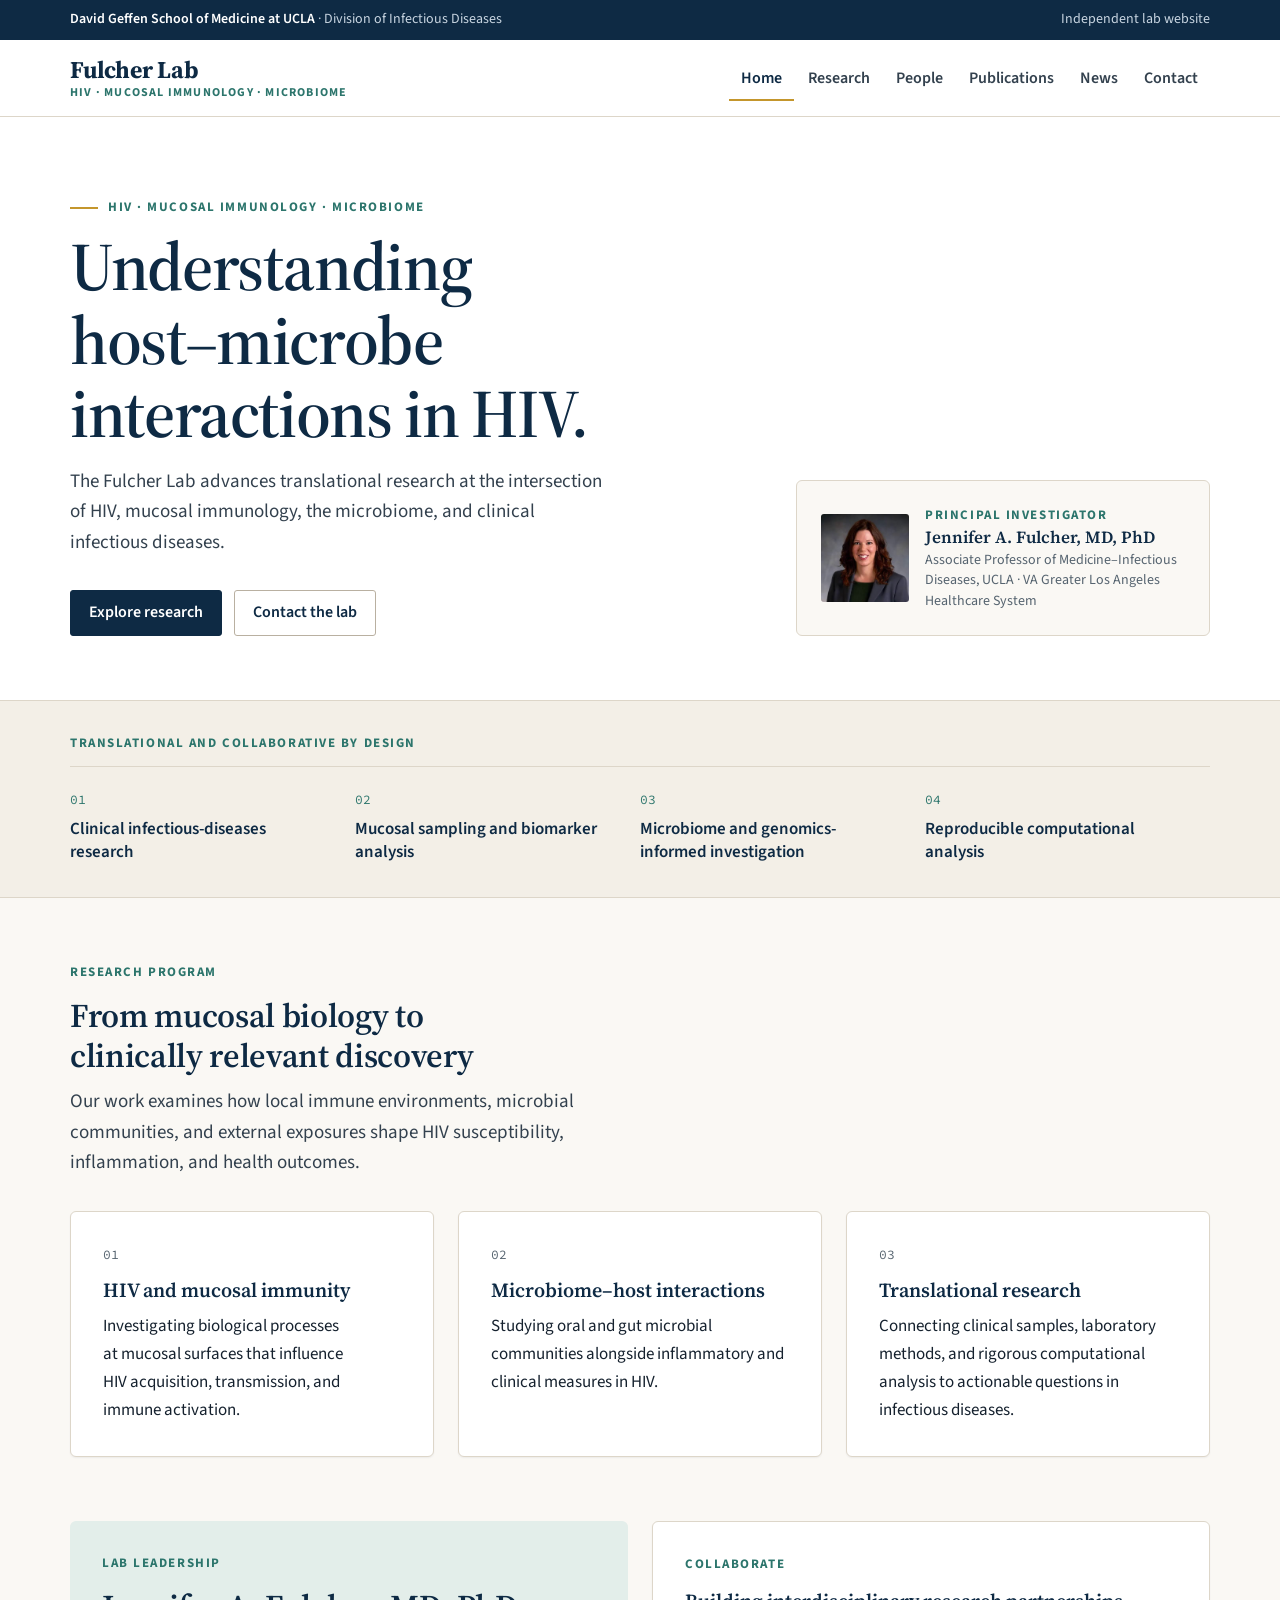
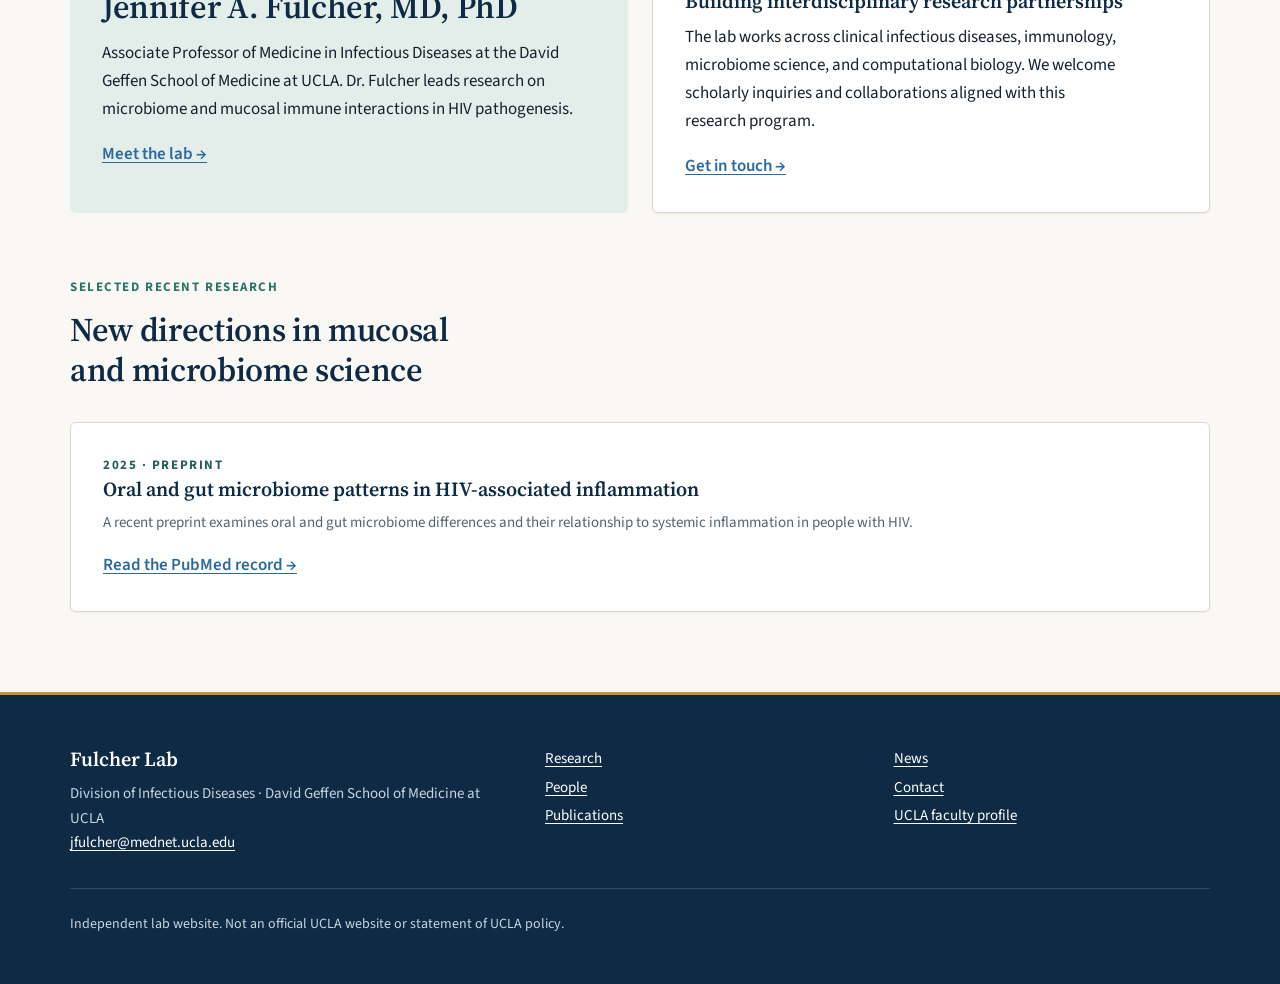
<file: index.html>
<!doctype html>
<html lang="en">
<head>
<meta charset="utf-8">
<meta name="viewport" content="width=device-width,initial-scale=1">
<title>Fulcher Lab | HIV, mucosal immunology & microbiome research</title>
<meta name="description" content="The Fulcher Lab studies HIV, mucosal immunology, microbiome–host interactions, and translational infectious diseases research at UCLA.">
<link rel="preconnect" href="https://fonts.googleapis.com"><link rel="preconnect" href="https://fonts.gstatic.com" crossorigin>
<link rel="stylesheet" href="style.css">
</head>
<body>
<a class="skip" href="#main">Skip to main content</a>
<div class="top"><div class="wrap"><span><strong>David Geffen School of Medicine at UCLA</strong> · Division of Infectious Diseases</span><span>Independent lab website</span></div></div>
<nav class="nav" aria-label="Main navigation"><div class="wrap"><a class="brand" href="index.html">Fulcher Lab<span>HIV · Mucosal immunology · Microbiome</span></a><ul class="links"><li><a aria-current="page" href="index.html">Home</a></li><li><a href="research.html">Research</a></li><li><a href="people.html">People</a></li><li><a href="publications.html">Publications</a></li><li><a href="news.html">News</a></li><li><a href="contact.html">Contact</a></li></ul></div></nav>

<header class="hero"><div class="wrap hero-grid"><div><p class="kicker">HIV · Mucosal Immunology · Microbiome</p><h1>Understanding host–microbe interactions in HIV.</h1><p class="intro">The Fulcher Lab advances translational research at the intersection of HIV, mucosal immunology, the microbiome, and clinical infectious diseases.</p><div class="buttons"><a class="button" href="research.html">Explore research</a><a class="button secondary" href="contact.html">Contact the lab</a></div></div><aside class="director" aria-label="Lab director"><figure class="portrait"><img src="assets/jennifer-fulcher.jpg" width="176" height="176" alt="Jennifer A. Fulcher, MD, PhD"></figure><div><p class="label">Principal Investigator</p><p class="name">Jennifer A. Fulcher, MD, PhD</p><p class="meta">Associate Professor of Medicine–Infectious Diseases, UCLA · VA Greater Los Angeles Healthcare System</p></div></aside></div></header>
<div class="band"><div class="wrap"><p class="label">Translational and collaborative by design</p><ol class="steps"><li>Clinical infectious-diseases research</li><li>Mucosal sampling and biomarker analysis</li><li>Microbiome and genomics-informed investigation</li><li>Reproducible computational analysis</li></ol></div></div>
<main id="main" class="wrap">
<section><div class="section-head"><p class="label">Research program</p><h2>From mucosal biology to clinically relevant discovery</h2><p class="lede">Our work examines how local immune environments, microbial communities, and external exposures shape HIV susceptibility, inflammation, and health outcomes.</p></div><div class="grid"><article class="card"><span class="theme-num">01</span><h3>HIV and mucosal immunity</h3><p>Investigating biological processes at mucosal surfaces that influence HIV acquisition, transmission, and immune activation.</p></article><article class="card"><span class="theme-num">02</span><h3>Microbiome–host interactions</h3><p>Studying oral and gut microbial communities alongside inflammatory and clinical measures in HIV.</p></article><article class="card"><span class="theme-num">03</span><h3>Translational research</h3><p>Connecting clinical samples, laboratory methods, and rigorous computational analysis to actionable questions in infectious diseases.</p></article></div></section>
<section class="two"><div class="feature"><p class="label">Lab leadership</p><h2>Jennifer A. Fulcher, MD, PhD</h2><p>Associate Professor of Medicine in Infectious Diseases at the David Geffen School of Medicine at UCLA. Dr. Fulcher leads research on microbiome and mucosal immune interactions in HIV pathogenesis.</p><p><a class="more" href="people.html">Meet the lab →</a></p></div><div class="card"><p class="label">Collaborate</p><h3>Building interdisciplinary research partnerships</h3><p>The lab works across clinical infectious diseases, immunology, microbiome science, and computational biology. We welcome scholarly inquiries and collaborations aligned with this research program.</p><p><a class="more" href="contact.html">Get in touch →</a></p></div></section>
<section><div class="section-head"><p class="label">Selected recent research</p><h2>New directions in mucosal and microbiome science</h2></div><article class="card"><span class="news-date"><strong>2025 · Preprint</strong></span><h3>Oral and gut microbiome patterns in HIV-associated inflammation</h3><p class="meta">A recent preprint examines oral and gut microbiome differences and their relationship to systemic inflammation in people with HIV.</p><p><a class="more" href="https://pubmed.ncbi.nlm.nih.gov/40463026/" target="_blank" rel="noopener noreferrer">Read the PubMed record →</a></p></article></section>
</main>

<footer><div class="wrap"><div><strong>Fulcher Lab</strong>Division of Infectious Diseases · David Geffen School of Medicine at UCLA<br><a href="mailto:jfulcher@mednet.ucla.edu">jfulcher@mednet.ucla.edu</a></div><div><ul><li><a href="research.html">Research</a></li><li><a href="people.html">People</a></li><li><a href="publications.html">Publications</a></li></ul></div><div><ul><li><a href="news.html">News</a></li><li><a href="contact.html">Contact</a></li><li><a href="https://www.mbi.ucla.edu/archives/faculty/jennifer-fulcher" target="_blank" rel="noopener noreferrer">UCLA faculty profile</a></li></ul></div><p class="fine">Independent lab website. Not an official UCLA website or statement of UCLA policy.</p></div></footer>
</body>
</html>
</file>
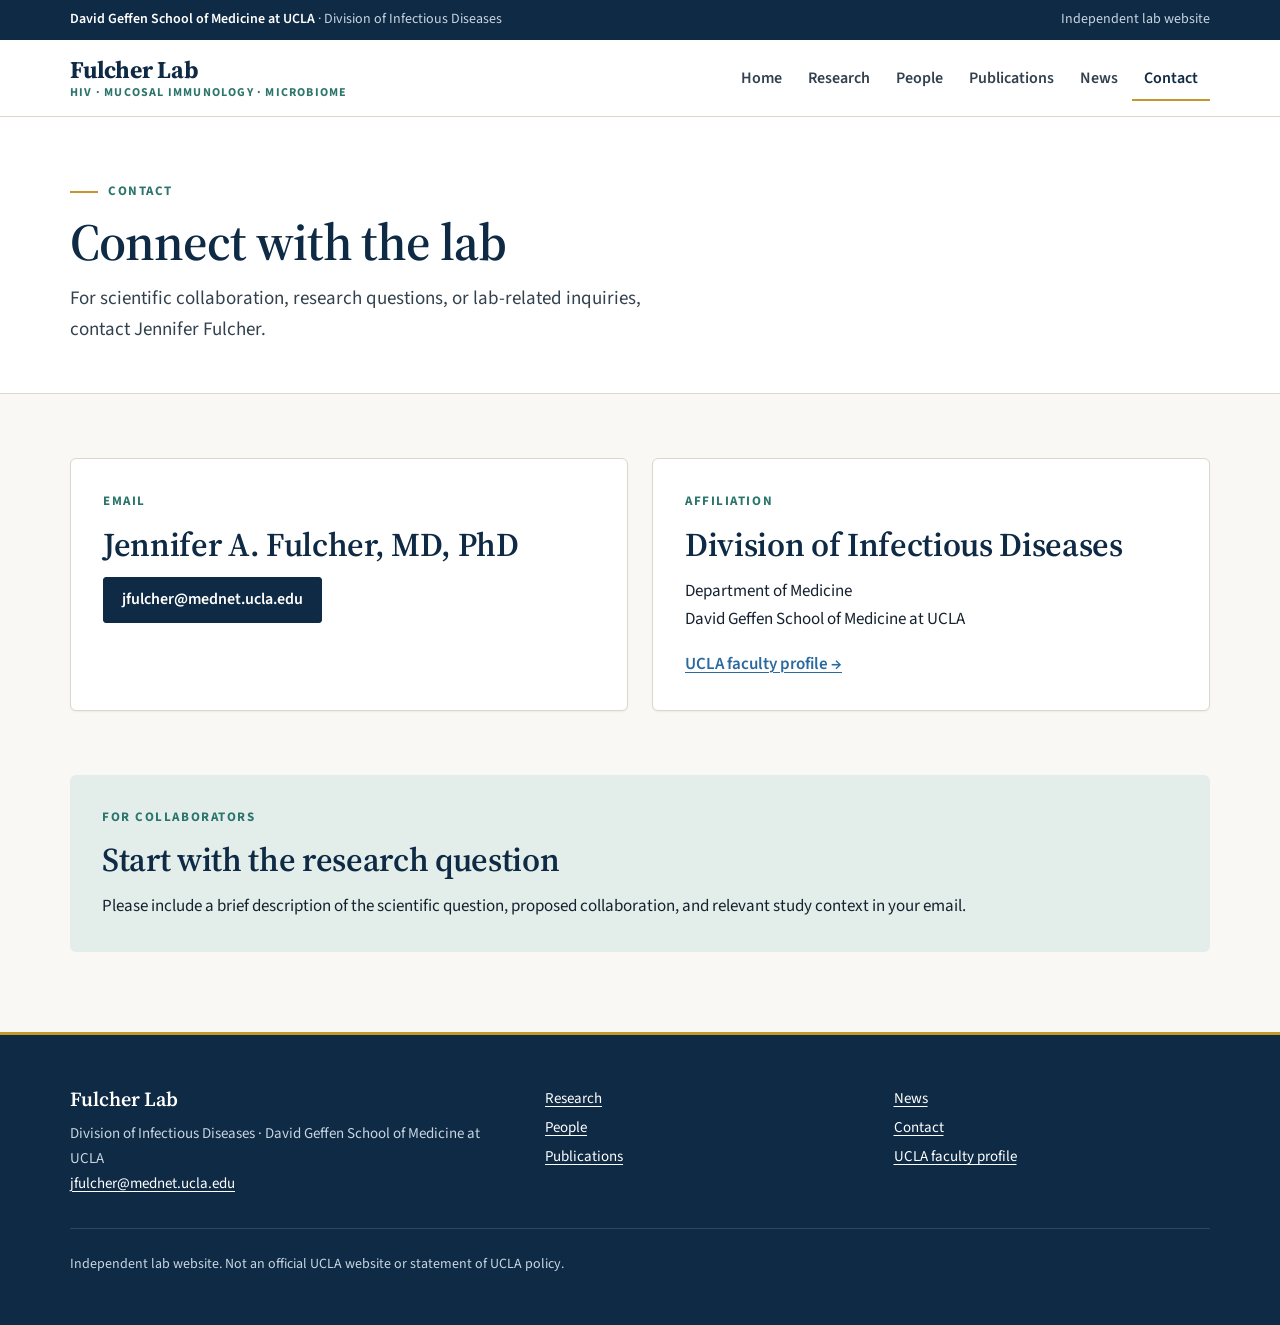
<file: contact.html>
<!doctype html>
<html lang="en">
<head>
<meta charset="utf-8">
<meta name="viewport" content="width=device-width,initial-scale=1">
<title>Contact | Fulcher Lab</title>
<meta name="description" content="Contact the Fulcher Lab at UCLA.">
<link rel="preconnect" href="https://fonts.googleapis.com"><link rel="preconnect" href="https://fonts.gstatic.com" crossorigin>
<link rel="stylesheet" href="style.css">
</head>
<body>
<a class="skip" href="#main">Skip to main content</a>
<div class="top"><div class="wrap"><span><strong>David Geffen School of Medicine at UCLA</strong> · Division of Infectious Diseases</span><span>Independent lab website</span></div></div>
<nav class="nav" aria-label="Main navigation"><div class="wrap"><a class="brand" href="index.html">Fulcher Lab<span>HIV · Mucosal immunology · Microbiome</span></a><ul class="links"><li><a href="index.html">Home</a></li><li><a href="research.html">Research</a></li><li><a href="people.html">People</a></li><li><a href="publications.html">Publications</a></li><li><a href="news.html">News</a></li><li><a aria-current="page" href="contact.html">Contact</a></li></ul></div></nav>
<header class="page-head"><div class="wrap"><p class="kicker">Contact</p><h1>Connect with the lab</h1><p>For scientific collaboration, research questions, or lab-related inquiries, contact Jennifer Fulcher.</p></div></header>
<main id="main" class="wrap"><section class="two"><div class="card"><p class="label">Email</p><h2>Jennifer A. Fulcher, MD, PhD</h2><p><a class="button" href="mailto:jfulcher@mednet.ucla.edu">jfulcher@mednet.ucla.edu</a></p></div>
<div class="card"><p class="label">Affiliation</p><h2>Division of Infectious Diseases</h2><p>Department of Medicine<br>David Geffen School of Medicine at UCLA</p><p><a class="more" href="https://www.mbi.ucla.edu/archives/faculty/jennifer-fulcher" target="_blank" rel="noopener noreferrer">UCLA faculty profile →</a></p></div></section>
<section class="feature"><p class="label">For collaborators</p><h2>Start with the research question</h2><p>Please include a brief description of the scientific question, proposed collaboration, and relevant study context in your email.</p></section></main>
<footer><div class="wrap"><div><strong>Fulcher Lab</strong>Division of Infectious Diseases · David Geffen School of Medicine at UCLA<br><a href="mailto:jfulcher@mednet.ucla.edu">jfulcher@mednet.ucla.edu</a></div><div><ul><li><a href="research.html">Research</a></li><li><a href="people.html">People</a></li><li><a href="publications.html">Publications</a></li></ul></div><div><ul><li><a href="news.html">News</a></li><li><a href="contact.html">Contact</a></li><li><a href="https://www.mbi.ucla.edu/archives/faculty/jennifer-fulcher" target="_blank" rel="noopener noreferrer">UCLA faculty profile</a></li></ul></div><p class="fine">Independent lab website. Not an official UCLA website or statement of UCLA policy.</p></div></footer>
</body>
</html>
</file>
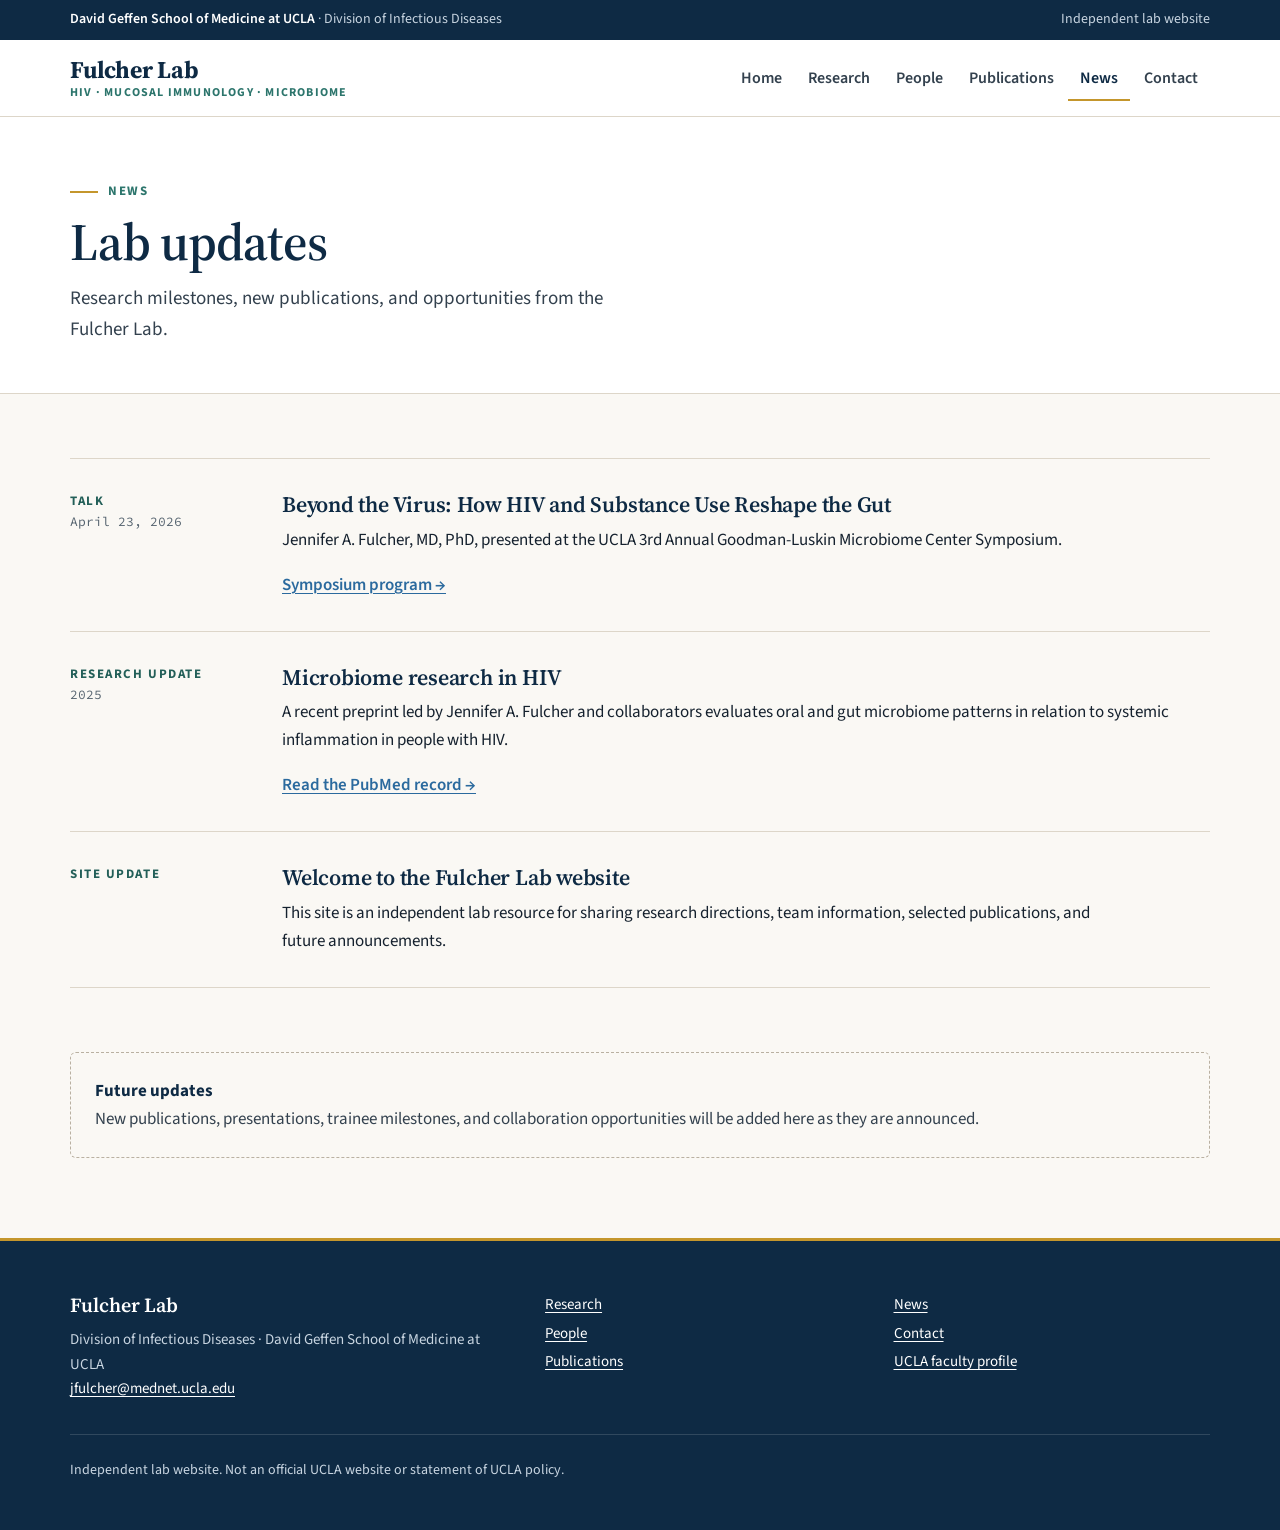
<file: news.html>
<!doctype html>
<html lang="en">
<head>
<meta charset="utf-8">
<meta name="viewport" content="width=device-width,initial-scale=1">
<title>News | Fulcher Lab</title>
<meta name="description" content="News and updates from the Fulcher Lab at UCLA.">
<link rel="preconnect" href="https://fonts.googleapis.com"><link rel="preconnect" href="https://fonts.gstatic.com" crossorigin>
<link rel="stylesheet" href="style.css">
</head>
<body>
<a class="skip" href="#main">Skip to main content</a>
<div class="top"><div class="wrap"><span><strong>David Geffen School of Medicine at UCLA</strong> · Division of Infectious Diseases</span><span>Independent lab website</span></div></div>
<nav class="nav" aria-label="Main navigation"><div class="wrap"><a class="brand" href="index.html">Fulcher Lab<span>HIV · Mucosal immunology · Microbiome</span></a><ul class="links"><li><a href="index.html">Home</a></li><li><a href="research.html">Research</a></li><li><a href="people.html">People</a></li><li><a href="publications.html">Publications</a></li><li><a aria-current="page" href="news.html">News</a></li><li><a href="contact.html">Contact</a></li></ul></div></nav>
<header class="page-head"><div class="wrap"><p class="kicker">News</p><h1>Lab updates</h1><p>Research milestones, new publications, and opportunities from the Fulcher Lab.</p></div></header>
<main id="main" class="wrap"><section><ul class="news-list">
<!-- To add an update: copy one <li class="news-item"> block, place it at the top, and edit the date, tag, heading, text, and link. -->
<li class="news-item"><span class="news-date"><strong>Talk</strong>April 23, 2026</span><div><h2>Beyond the Virus: How HIV and Substance Use Reshape the Gut</h2><p>Jennifer A. Fulcher, MD, PhD, presented at the UCLA 3rd Annual Goodman-Luskin Microbiome Center Symposium.</p><p><a class="more" href="https://bioscience.ucla.edu/pec-events/ucla-3rd-annual-goodman-luskin-microbiome-center-symposium/" target="_blank" rel="noopener noreferrer">Symposium program →</a></p></div></li>
<li class="news-item"><span class="news-date"><strong>Research update</strong>2025</span><div><h2>Microbiome research in HIV</h2><p>A recent preprint led by Jennifer A. Fulcher and collaborators evaluates oral and gut microbiome patterns in relation to systemic inflammation in people with HIV.</p><p><a class="more" href="https://pubmed.ncbi.nlm.nih.gov/40463026/" target="_blank" rel="noopener noreferrer">Read the PubMed record →</a></p></div></li>
<li class="news-item"><span class="news-date"><strong>Site update</strong></span><div><h2>Welcome to the Fulcher Lab website</h2><p>This site is an independent lab resource for sharing research directions, team information, selected publications, and future announcements.</p></div></li>
</ul></section>
<section class="empty"><strong>Future updates</strong><br>New publications, presentations, trainee milestones, and collaboration opportunities will be added here as they are announced.</section></main>
<footer><div class="wrap"><div><strong>Fulcher Lab</strong>Division of Infectious Diseases · David Geffen School of Medicine at UCLA<br><a href="mailto:jfulcher@mednet.ucla.edu">jfulcher@mednet.ucla.edu</a></div><div><ul><li><a href="research.html">Research</a></li><li><a href="people.html">People</a></li><li><a href="publications.html">Publications</a></li></ul></div><div><ul><li><a href="news.html">News</a></li><li><a href="contact.html">Contact</a></li><li><a href="https://www.mbi.ucla.edu/archives/faculty/jennifer-fulcher" target="_blank" rel="noopener noreferrer">UCLA faculty profile</a></li></ul></div><p class="fine">Independent lab website. Not an official UCLA website or statement of UCLA policy.</p></div></footer>
</body>
</html>
</file>
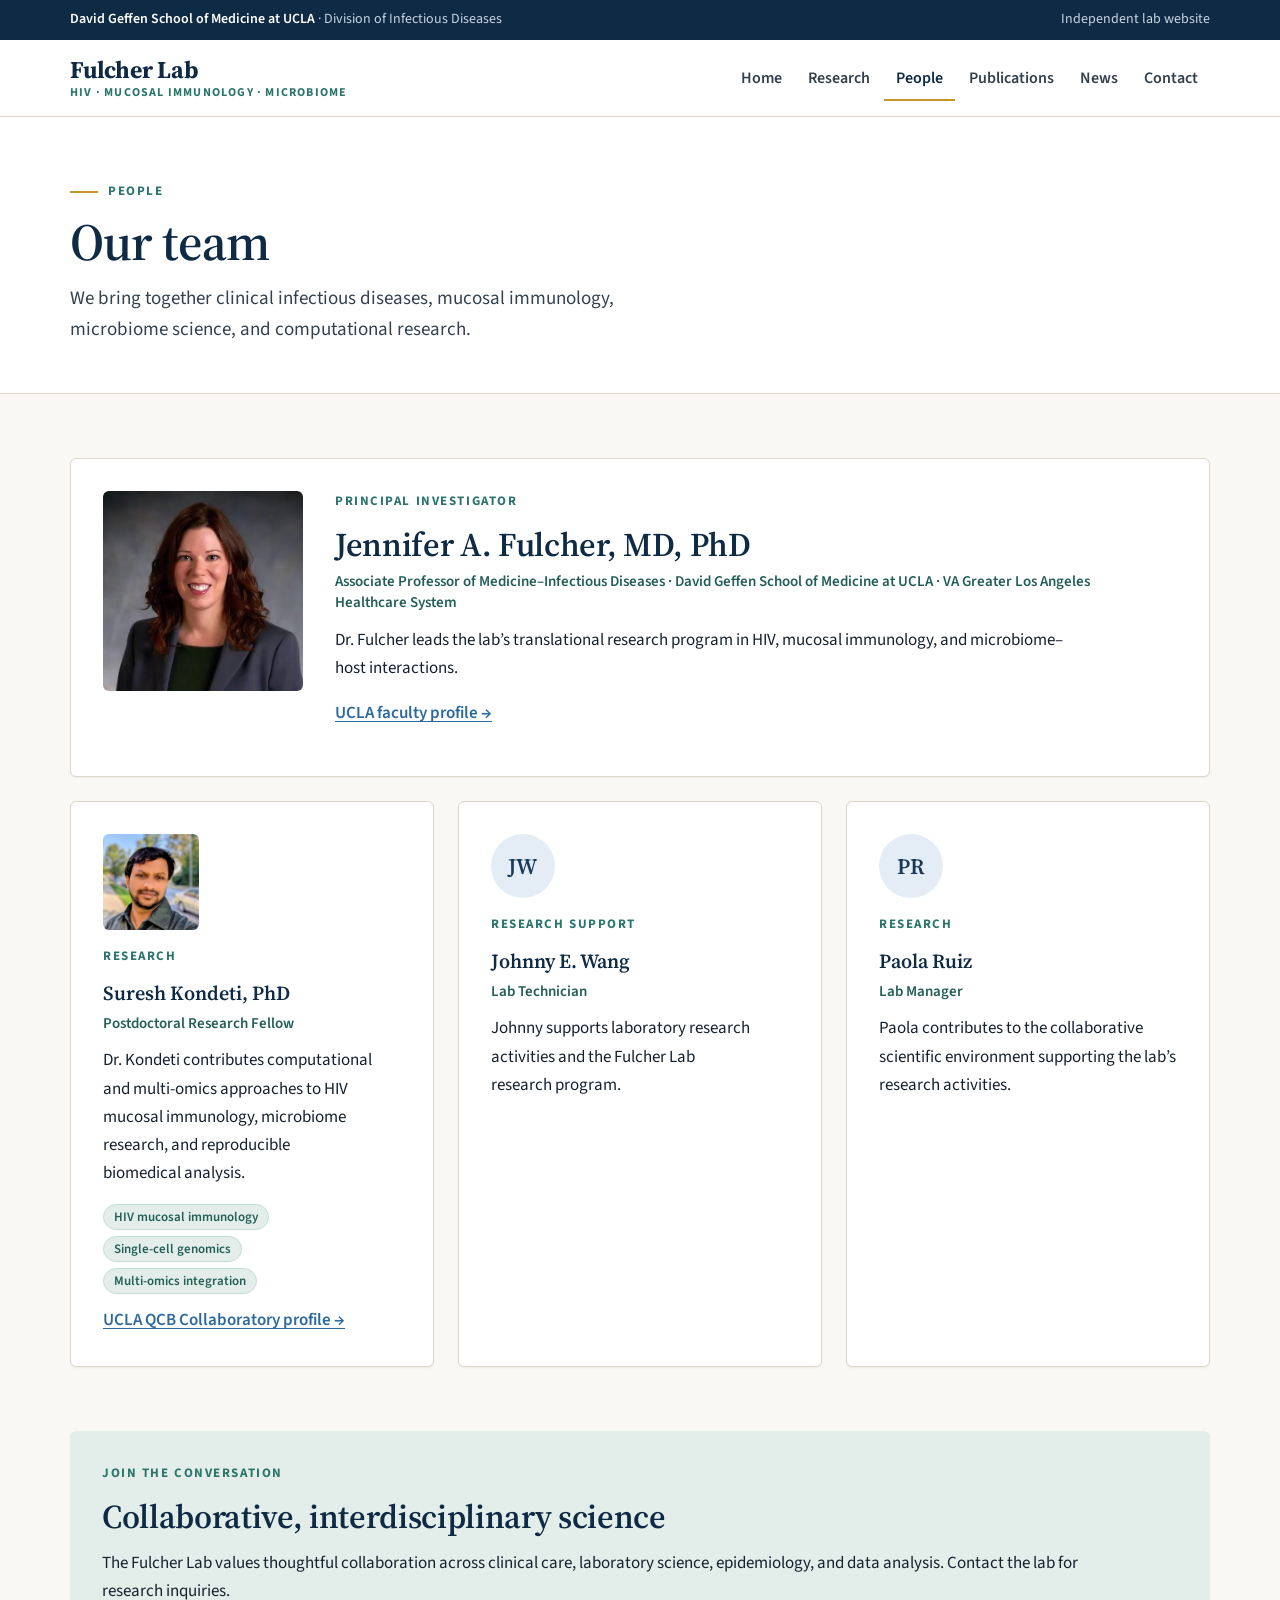
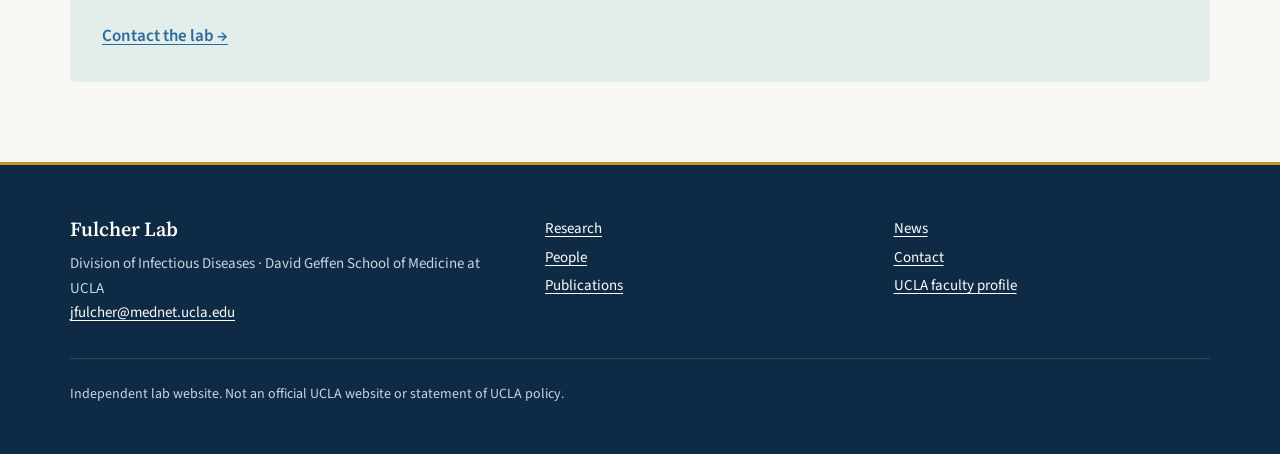
<file: people.html>
<!doctype html>
<html lang="en">
<head>
<meta charset="utf-8">
<meta name="viewport" content="width=device-width,initial-scale=1">
<title>People | Fulcher Lab</title>
<meta name="description" content="Meet the Fulcher Lab team at UCLA.">
<link rel="preconnect" href="https://fonts.googleapis.com"><link rel="preconnect" href="https://fonts.gstatic.com" crossorigin>
<link rel="stylesheet" href="style.css">
</head>
<body>
<a class="skip" href="#main">Skip to main content</a>
<div class="top"><div class="wrap"><span><strong>David Geffen School of Medicine at UCLA</strong> · Division of Infectious Diseases</span><span>Independent lab website</span></div></div>
<nav class="nav" aria-label="Main navigation"><div class="wrap"><a class="brand" href="index.html">Fulcher Lab<span>HIV · Mucosal immunology · Microbiome</span></a><ul class="links"><li><a href="index.html">Home</a></li><li><a href="research.html">Research</a></li><li><a aria-current="page" href="people.html">People</a></li><li><a href="publications.html">Publications</a></li><li><a href="news.html">News</a></li><li><a href="contact.html">Contact</a></li></ul></div></nav>
<header class="page-head"><div class="wrap"><p class="kicker">People</p><h1>Our team</h1><p>We bring together clinical infectious diseases, mucosal immunology, microbiome science, and computational research.</p></div></header>
<main id="main" class="wrap"><section class="people">
<article class="card person lead"><figure class="portrait"><img src="assets/jennifer-fulcher.jpg" width="400" height="400" alt="Jennifer A. Fulcher, MD, PhD"></figure><div><p class="label">Principal Investigator</p><h2>Jennifer A. Fulcher, MD, PhD</h2><p class="role">Associate Professor of Medicine–Infectious Diseases · David Geffen School of Medicine at UCLA · VA Greater Los Angeles Healthcare System</p><p>Dr. Fulcher leads the lab’s translational research program in HIV, mucosal immunology, and microbiome–host interactions.</p><p><a class="more" href="https://www.mbi.ucla.edu/archives/faculty/jennifer-fulcher" target="_blank" rel="noopener noreferrer">UCLA faculty profile →</a></p></div></article>
<article class="card person"><figure class="portrait" style="width:96px;margin-bottom:16px"><img src="assets/suresh-kondeti.jpg" width="192" height="192" alt="Suresh Kondeti, PhD"></figure><p class="label">Research</p><h3>Suresh Kondeti, PhD</h3><p class="role">Postdoctoral Research Fellow</p><p>Dr. Kondeti contributes computational and multi-omics approaches to HIV mucosal immunology, microbiome research, and reproducible biomedical analysis.</p><ul class="tags" aria-label="Research areas"><li class="tag">HIV mucosal immunology</li><li class="tag">Single-cell genomics</li><li class="tag">Multi-omics integration</li></ul><p><a class="more" href="https://qcb.ucla.edu/collaboratory/people/" target="_blank" rel="noopener noreferrer">UCLA QCB Collaboratory profile →</a></p></article>
<article class="card person"><div class="avatar" aria-hidden="true">JW</div><p class="label">Research support</p><h3>Johnny E. Wang</h3><p class="role">Lab Technician</p><p>Johnny supports laboratory research activities and the Fulcher Lab research program.</p></article>
<article class="card person"><div class="avatar" aria-hidden="true">PR</div><!-- To add an approved portrait, replace this div with <figure class="portrait" style="width:96px;margin-bottom:16px"><img src="assets/paola-ruiz.jpg" width="192" height="192" alt="Paola Ruiz"></figure>. --><p class="label">Research</p><h3>Paola Ruiz</h3><p class="role">Lab Manager</p><p>Paola contributes to the collaborative scientific environment supporting the lab’s research activities.</p></article>
</section>
<section class="feature"><p class="label">Join the conversation</p><h2>Collaborative, interdisciplinary science</h2><p>The Fulcher Lab values thoughtful collaboration across clinical care, laboratory science, epidemiology, and data analysis. Contact the lab for research inquiries.</p><p><a class="more" href="contact.html">Contact the lab →</a></p></section></main>
<footer><div class="wrap"><div><strong>Fulcher Lab</strong>Division of Infectious Diseases · David Geffen School of Medicine at UCLA<br><a href="mailto:jfulcher@mednet.ucla.edu">jfulcher@mednet.ucla.edu</a></div><div><ul><li><a href="research.html">Research</a></li><li><a href="people.html">People</a></li><li><a href="publications.html">Publications</a></li></ul></div><div><ul><li><a href="news.html">News</a></li><li><a href="contact.html">Contact</a></li><li><a href="https://www.mbi.ucla.edu/archives/faculty/jennifer-fulcher" target="_blank" rel="noopener noreferrer">UCLA faculty profile</a></li></ul></div><p class="fine">Independent lab website. Not an official UCLA website or statement of UCLA policy.</p></div></footer>
</body>
</html>
</file>
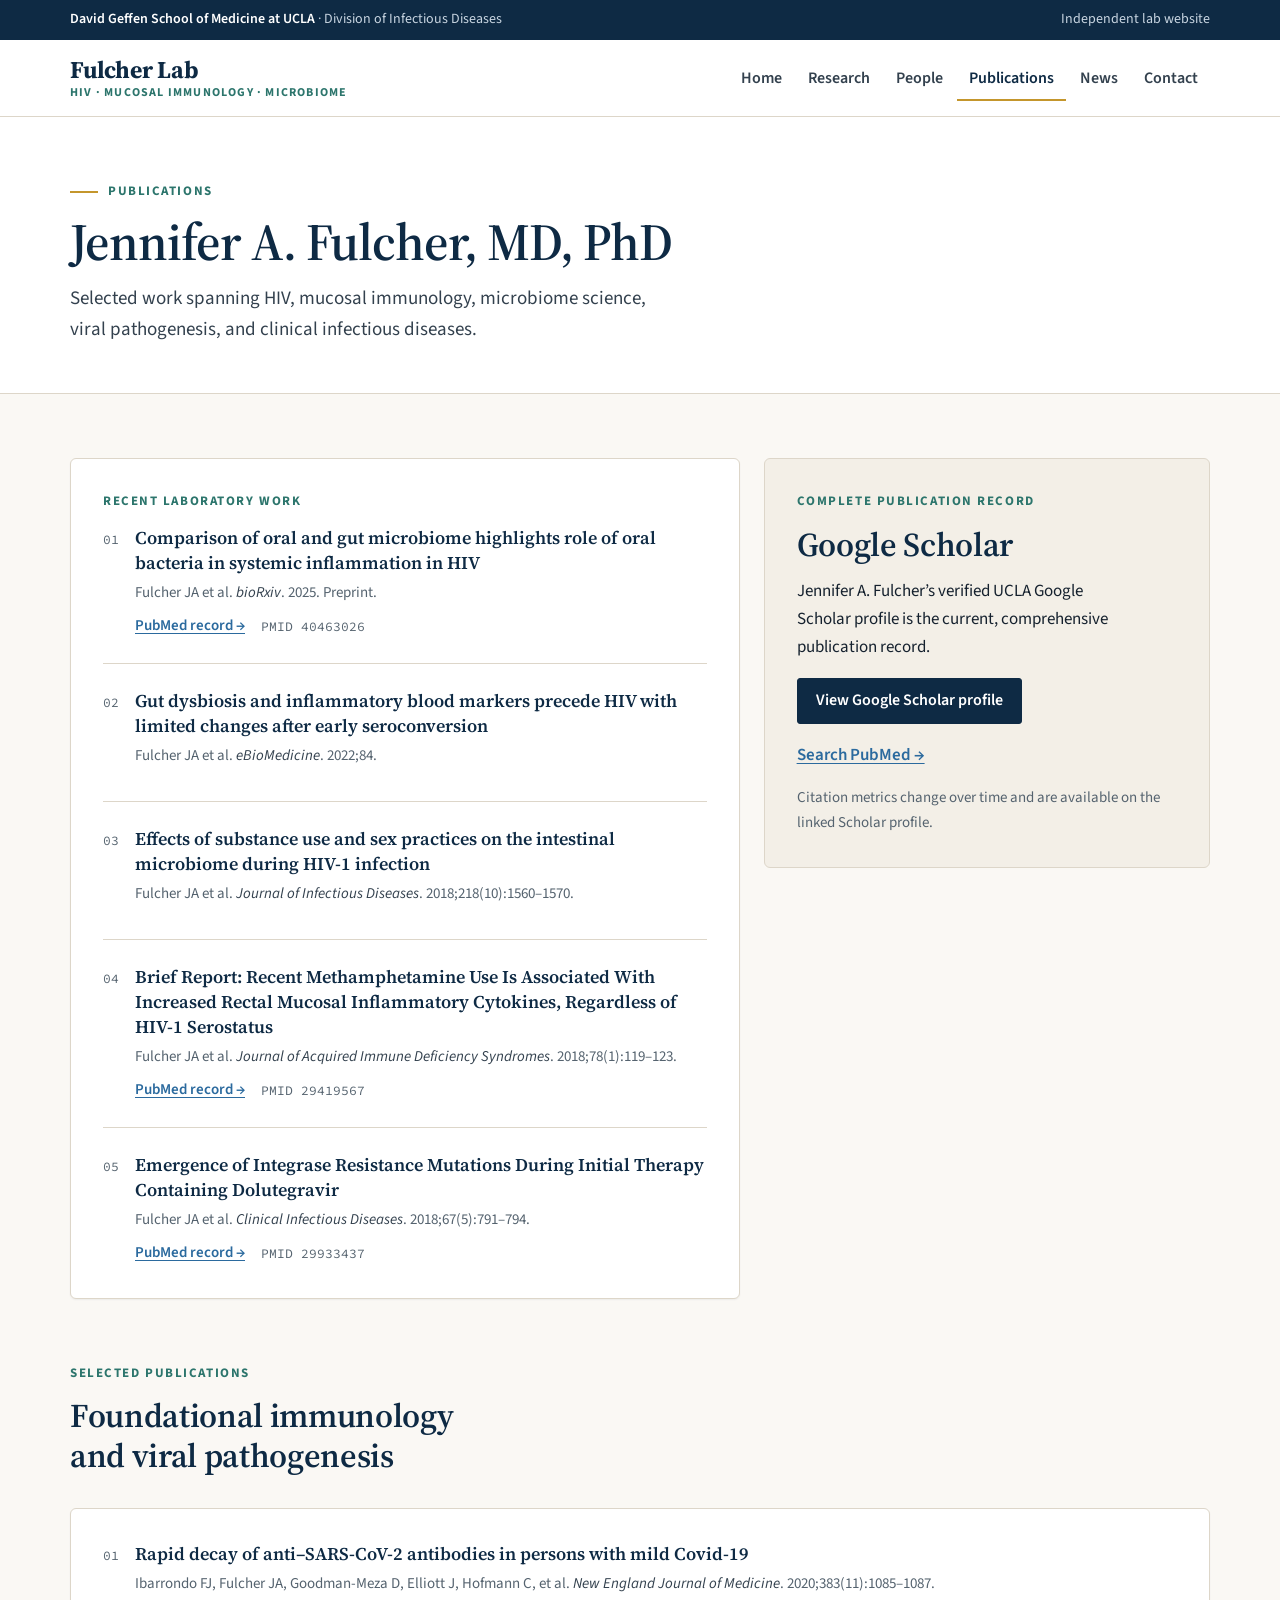
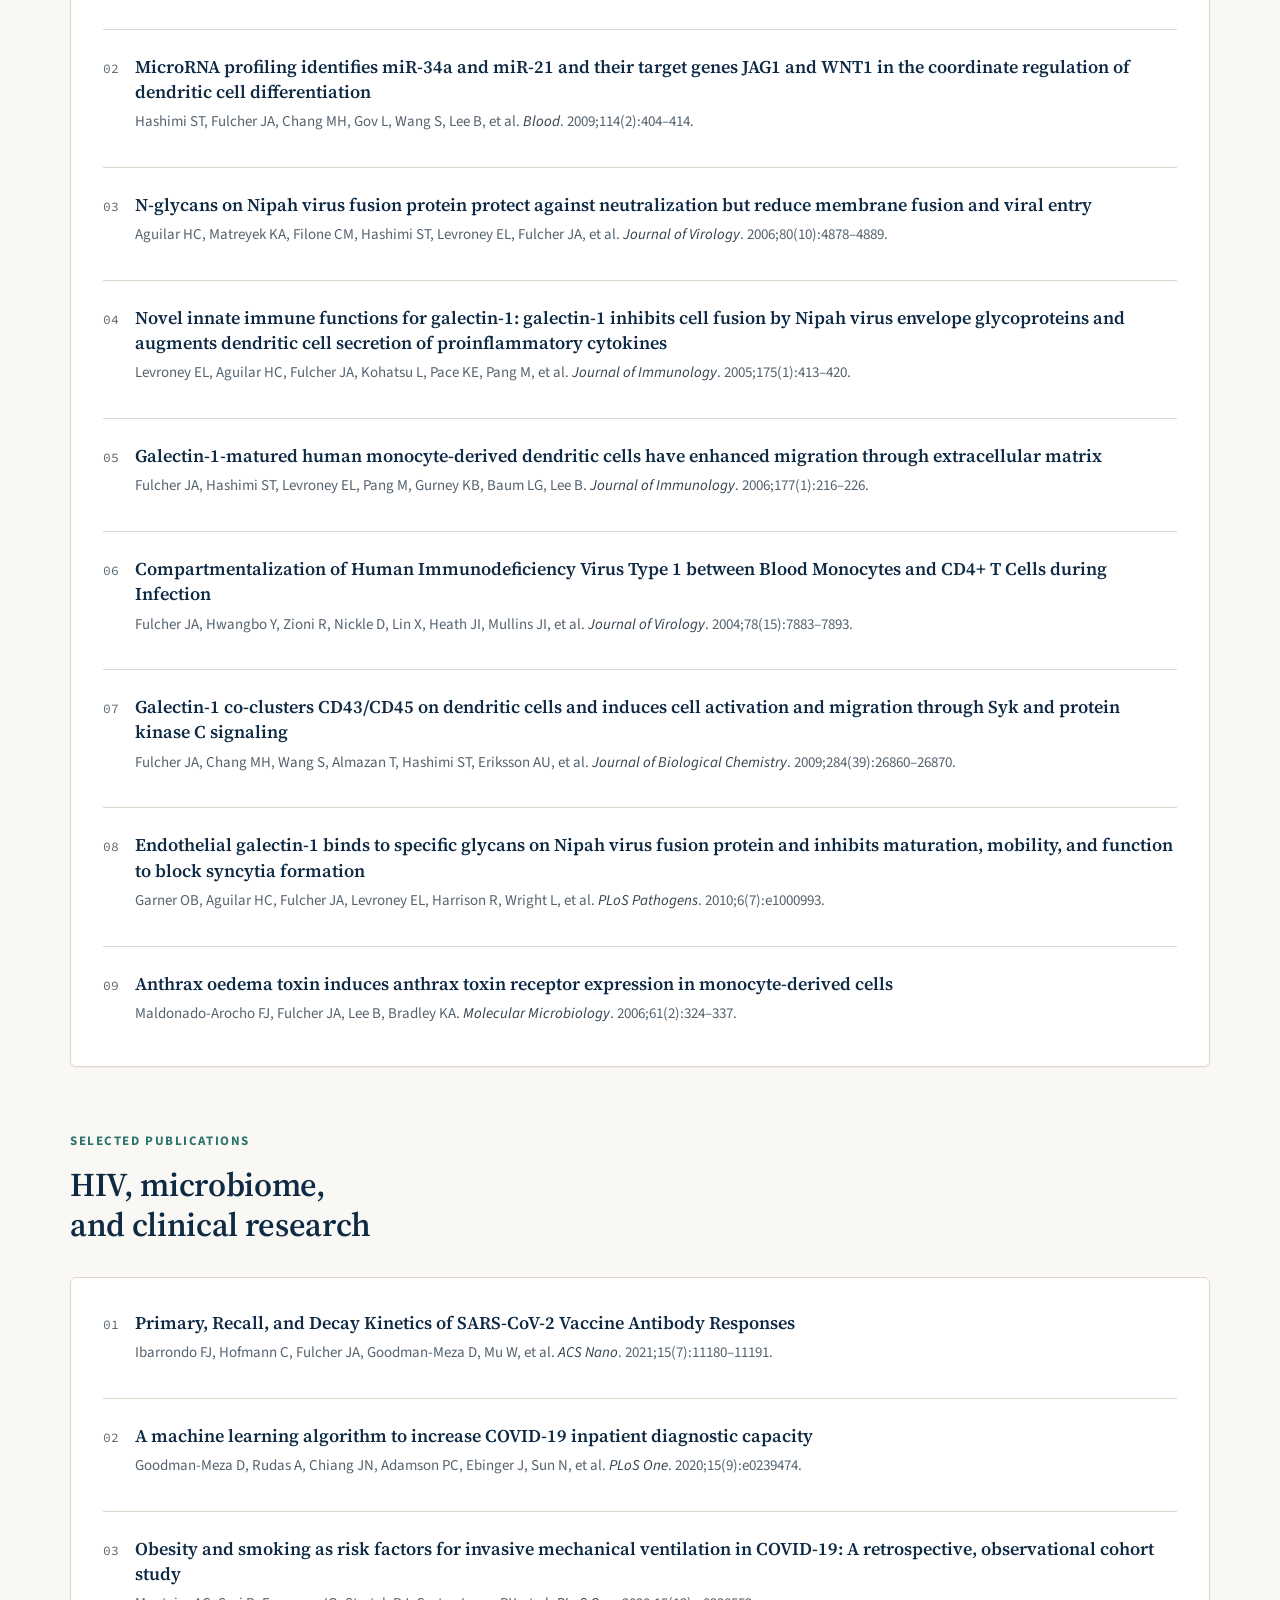
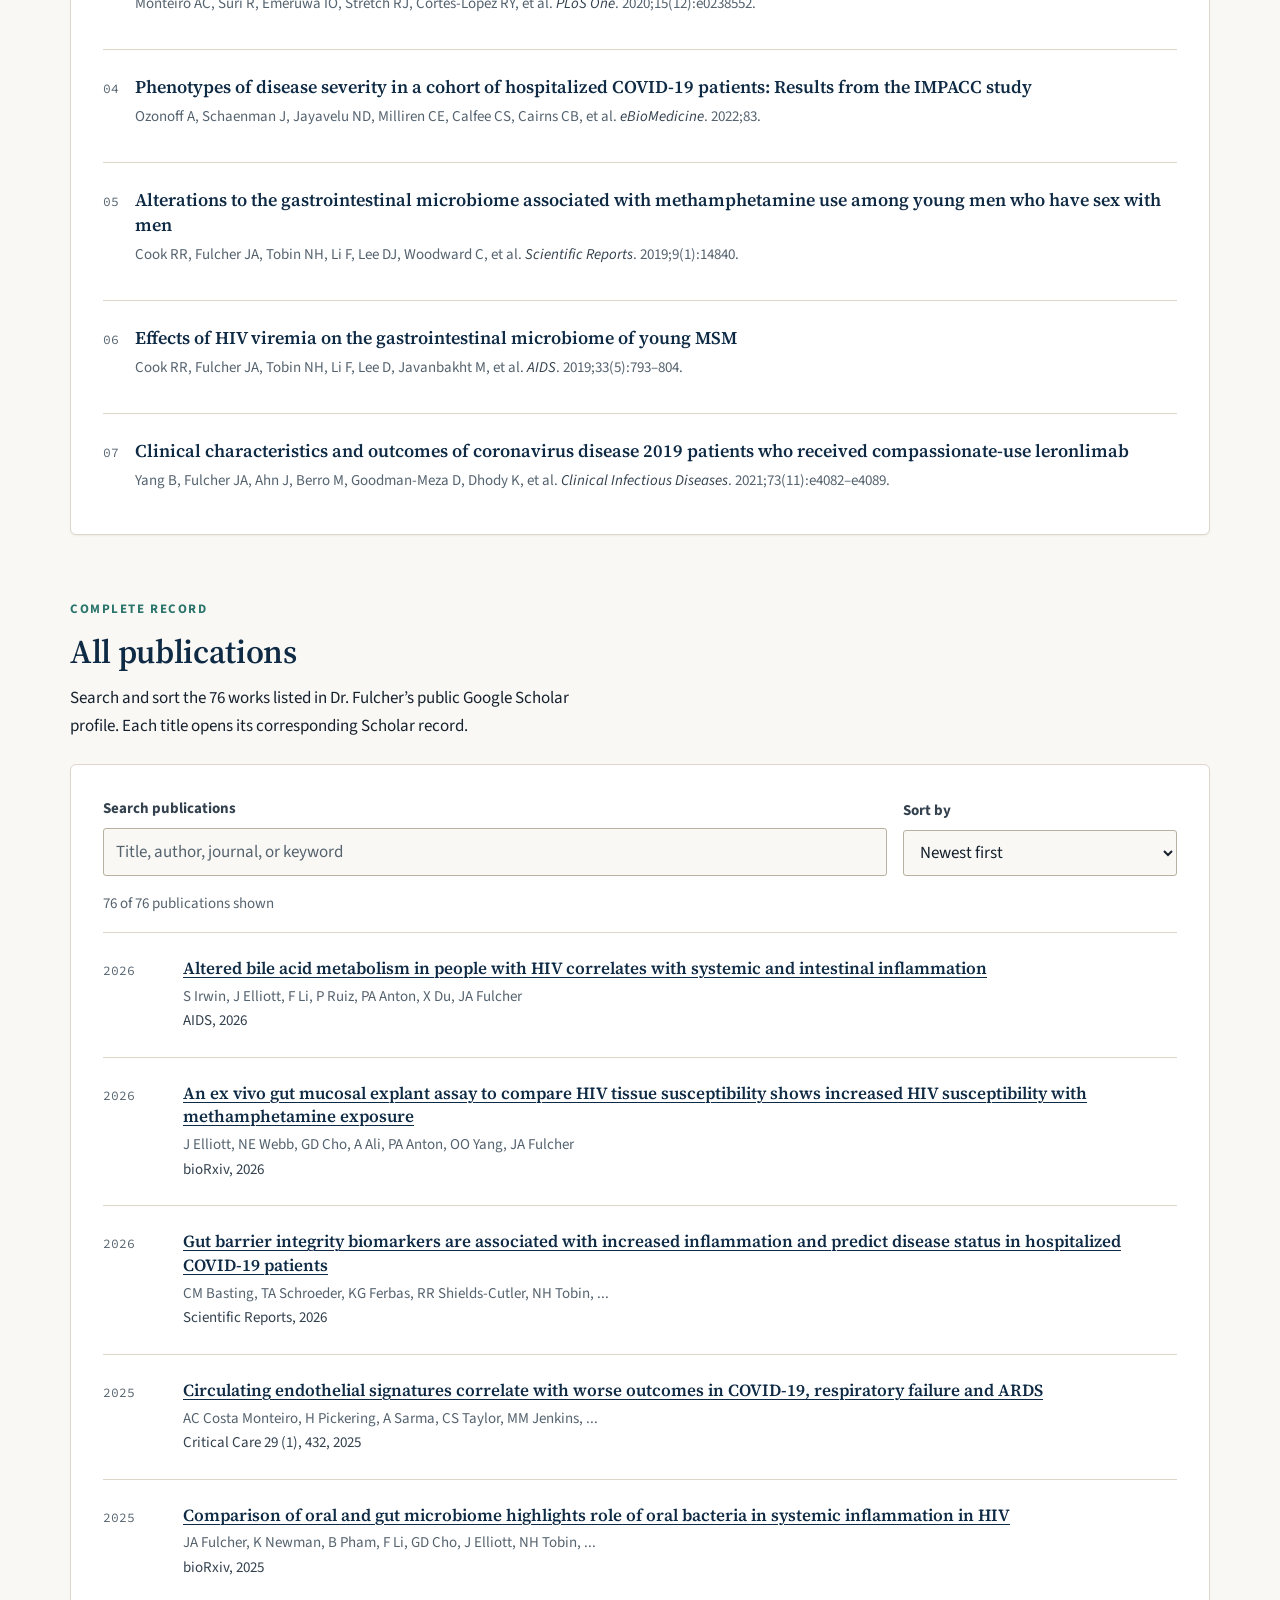
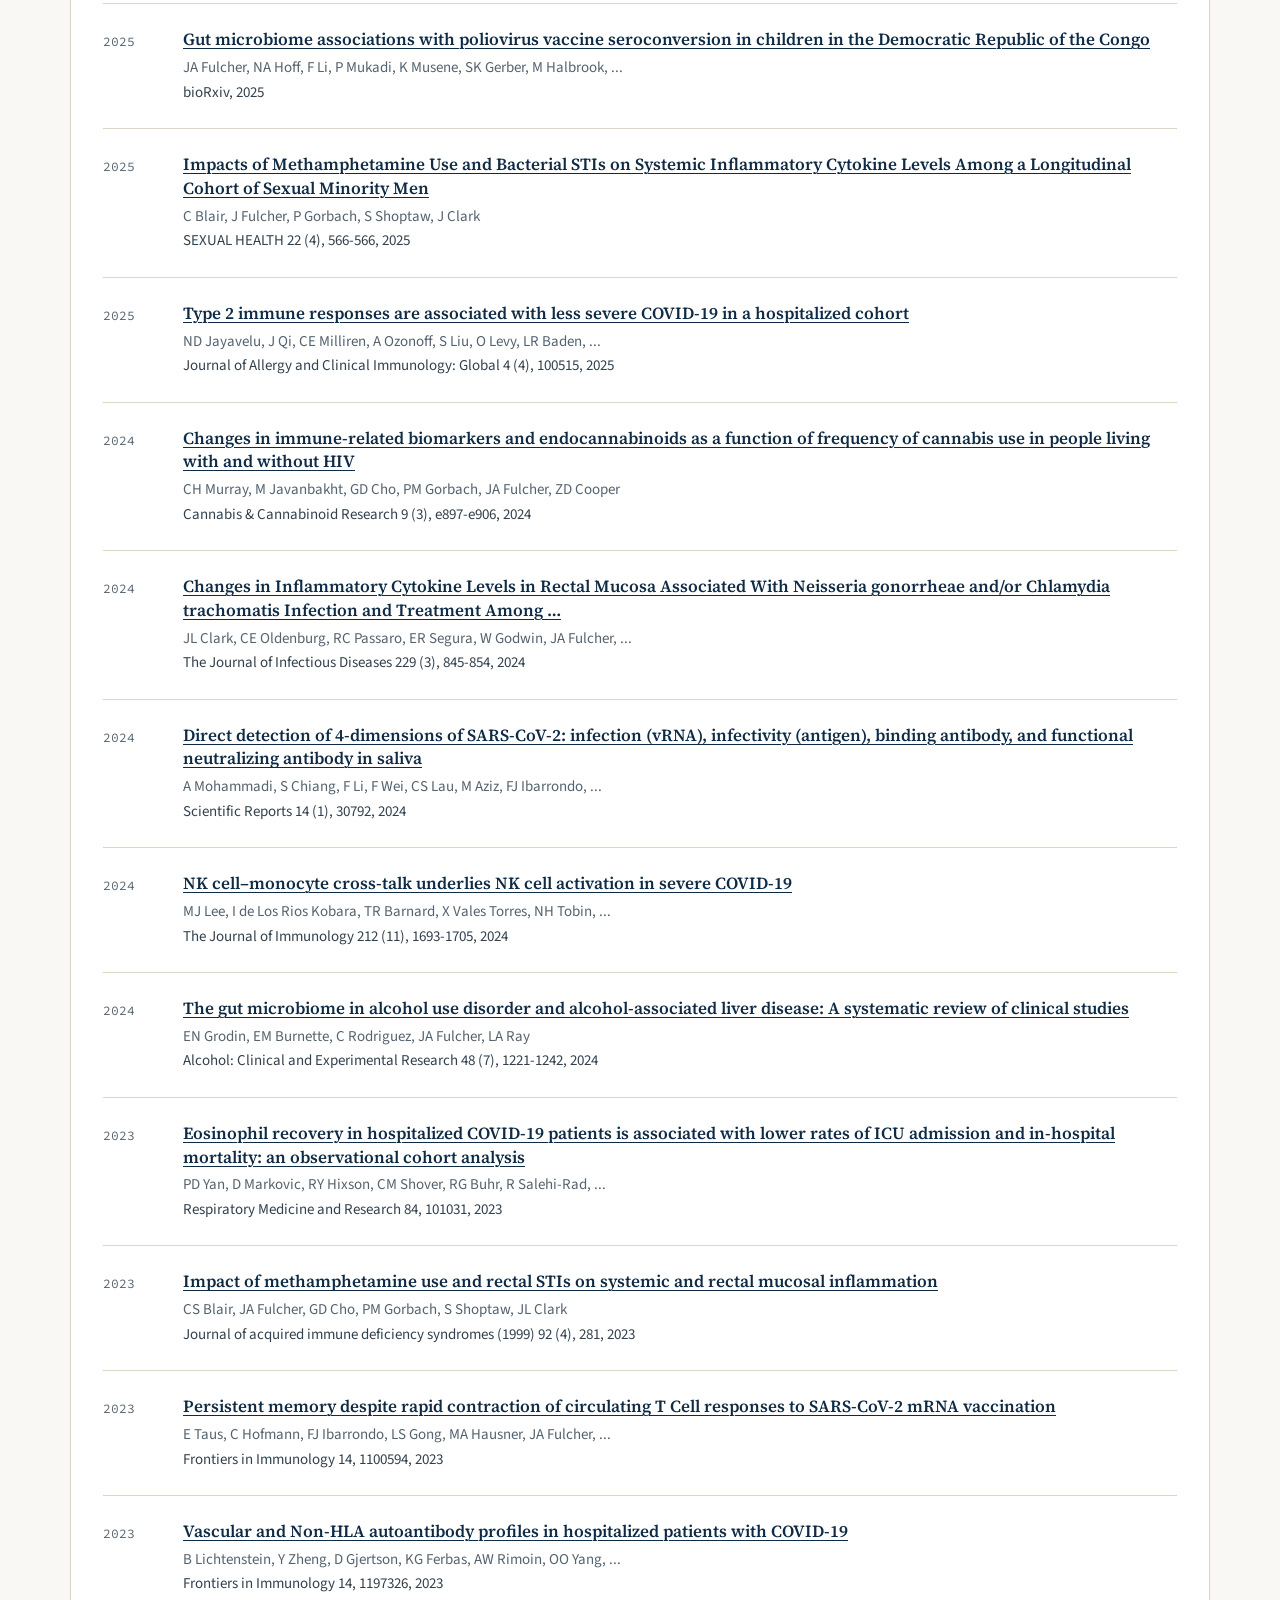
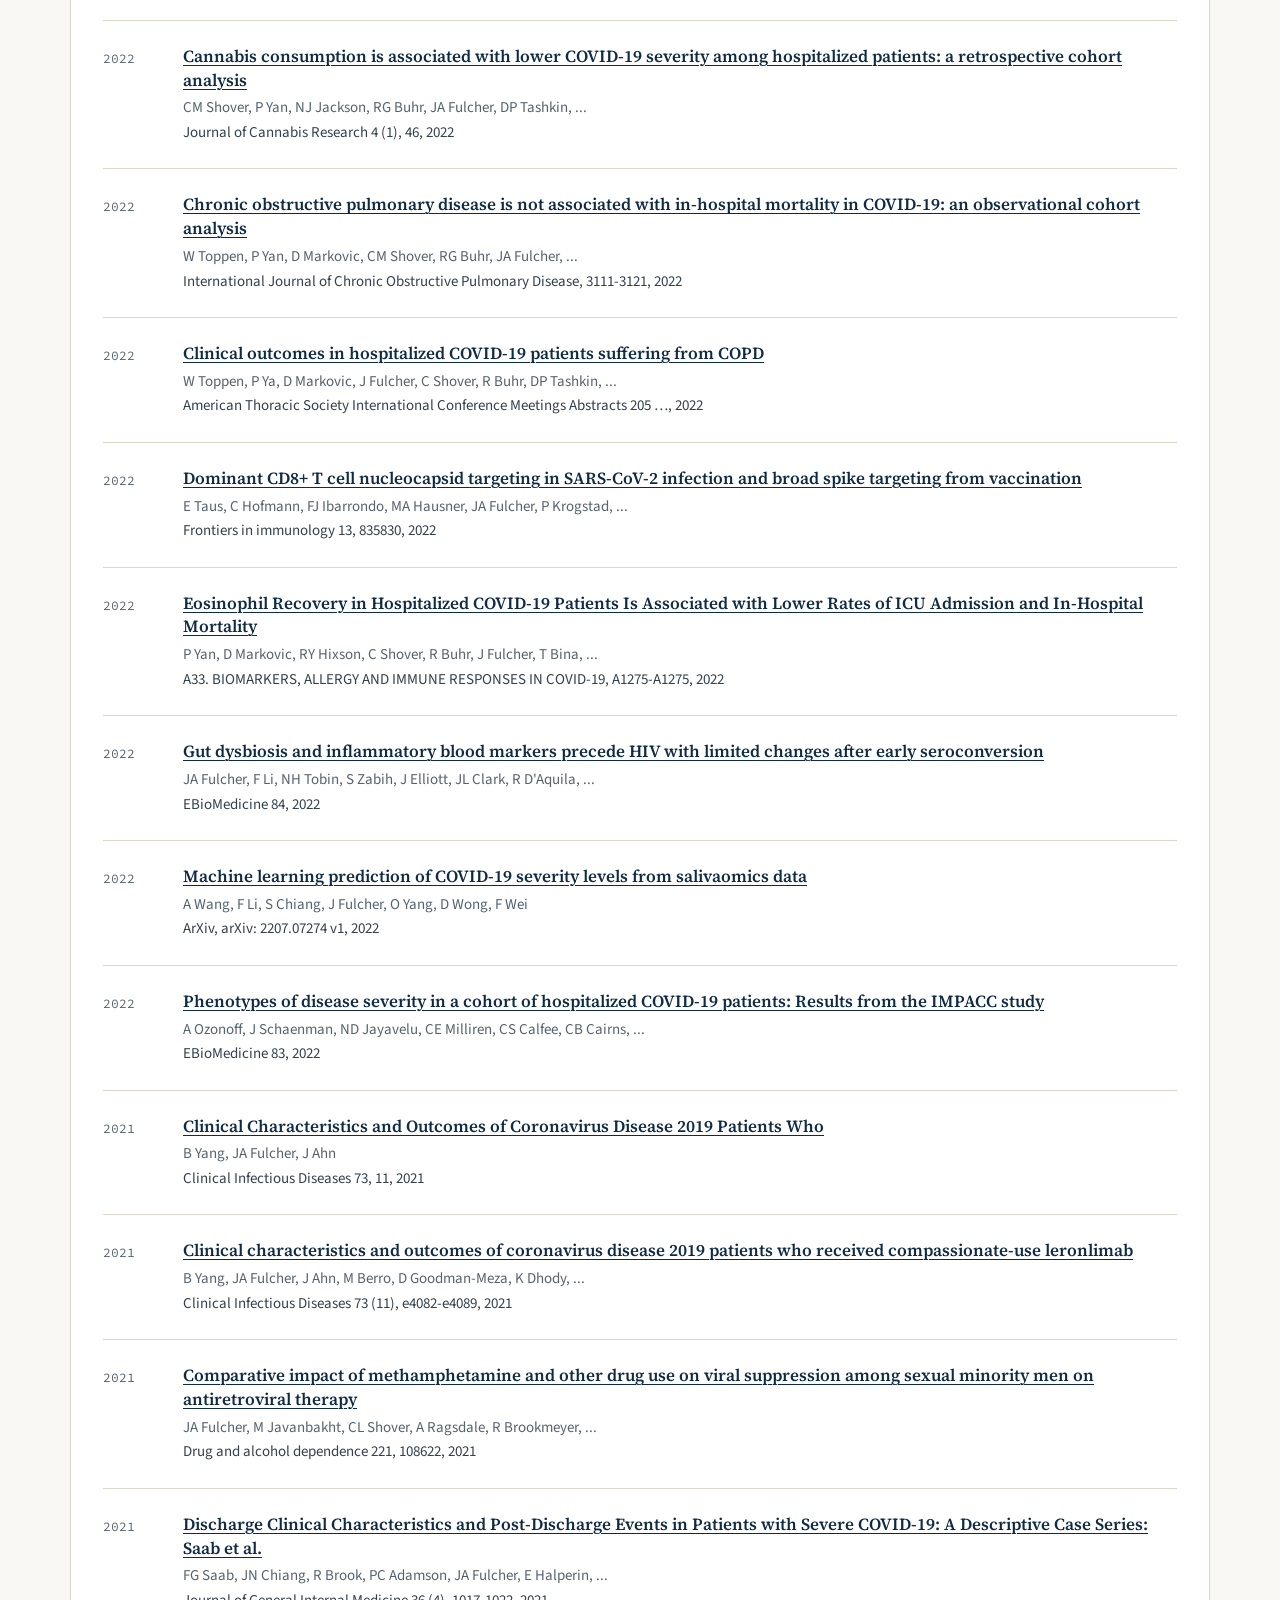
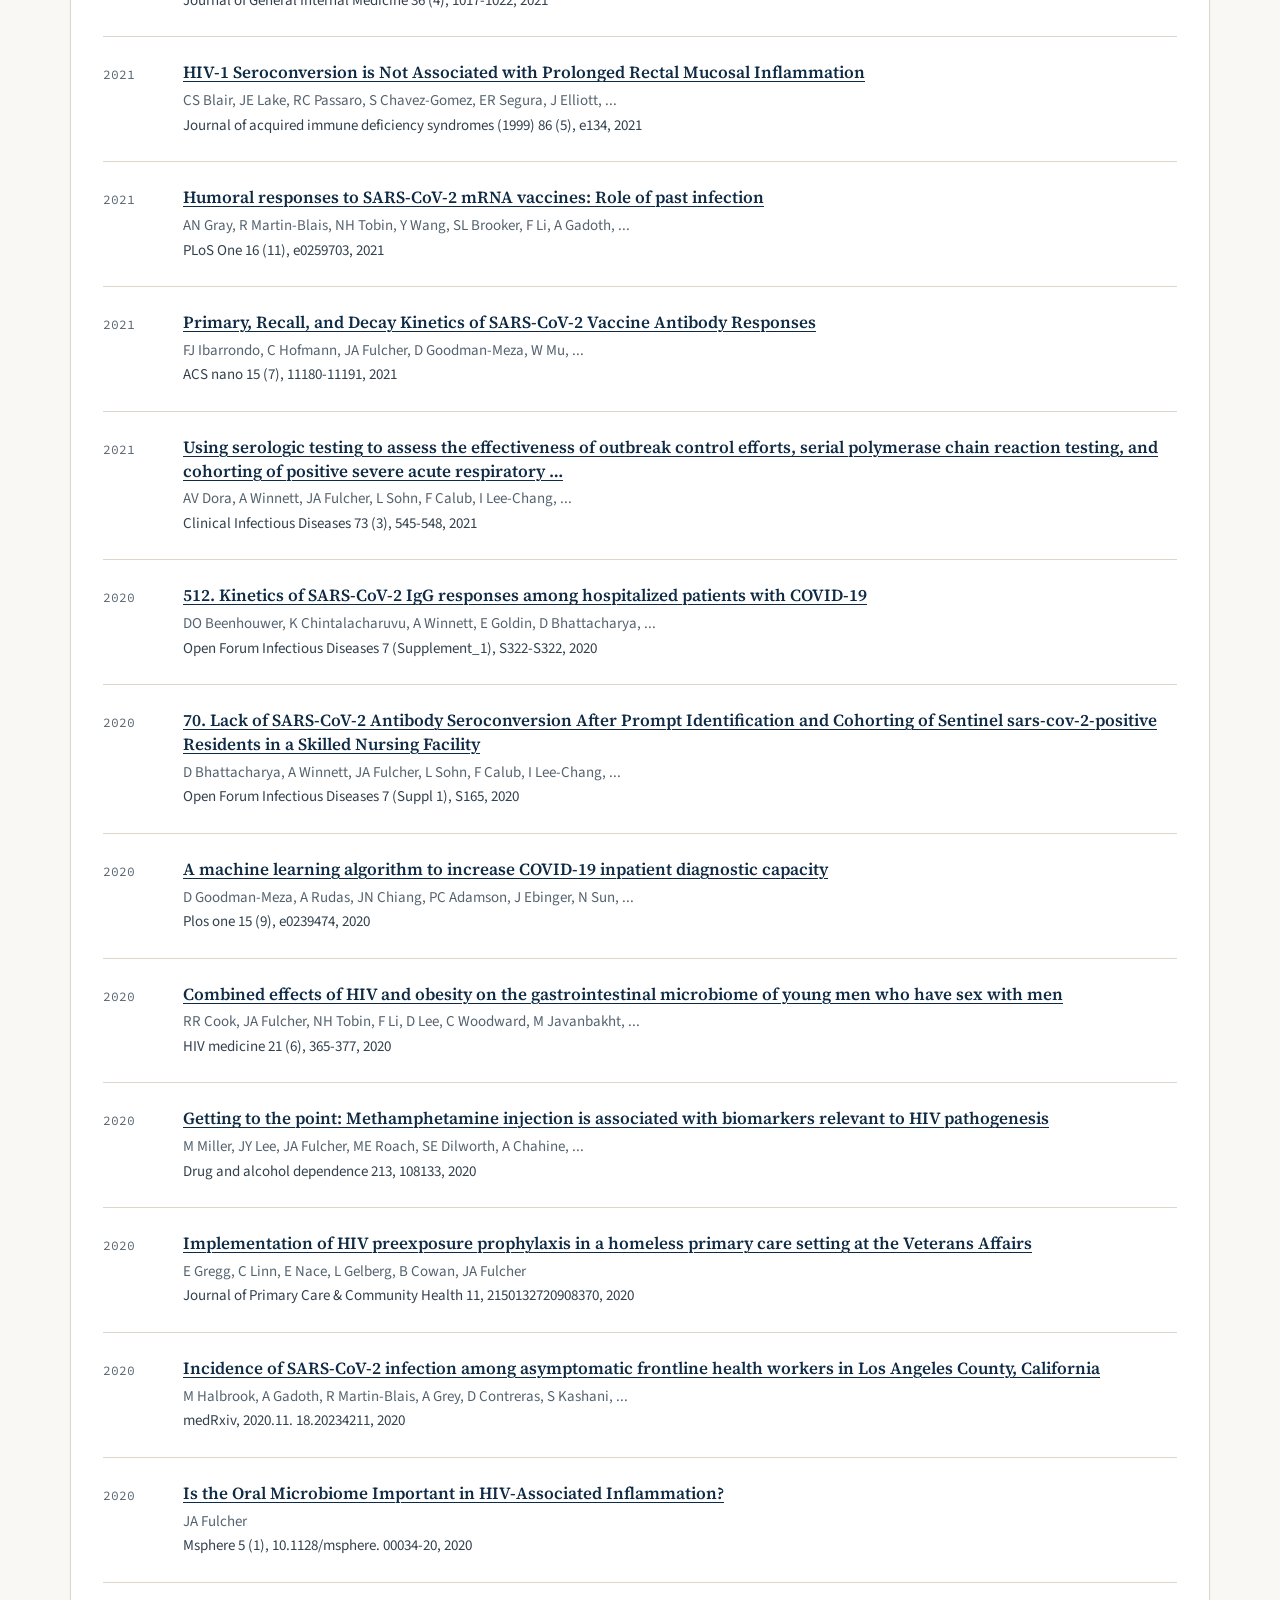
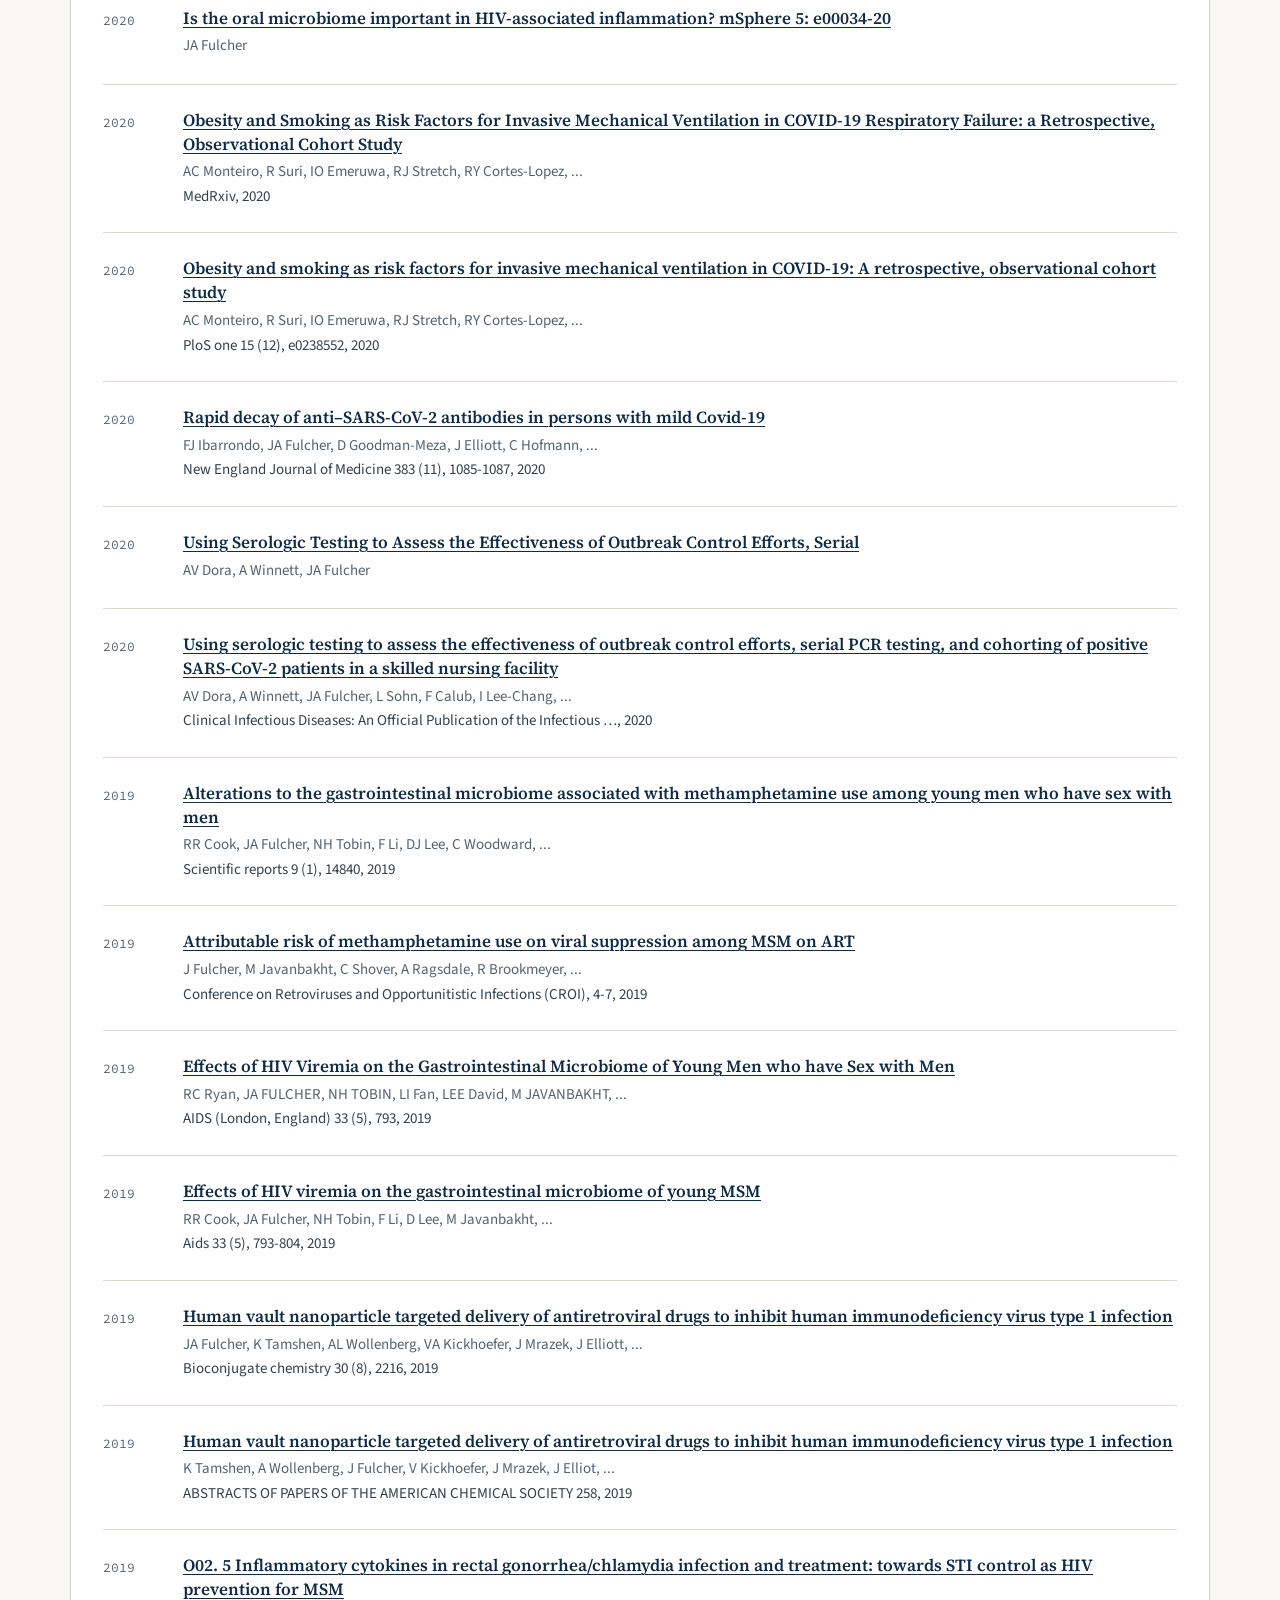
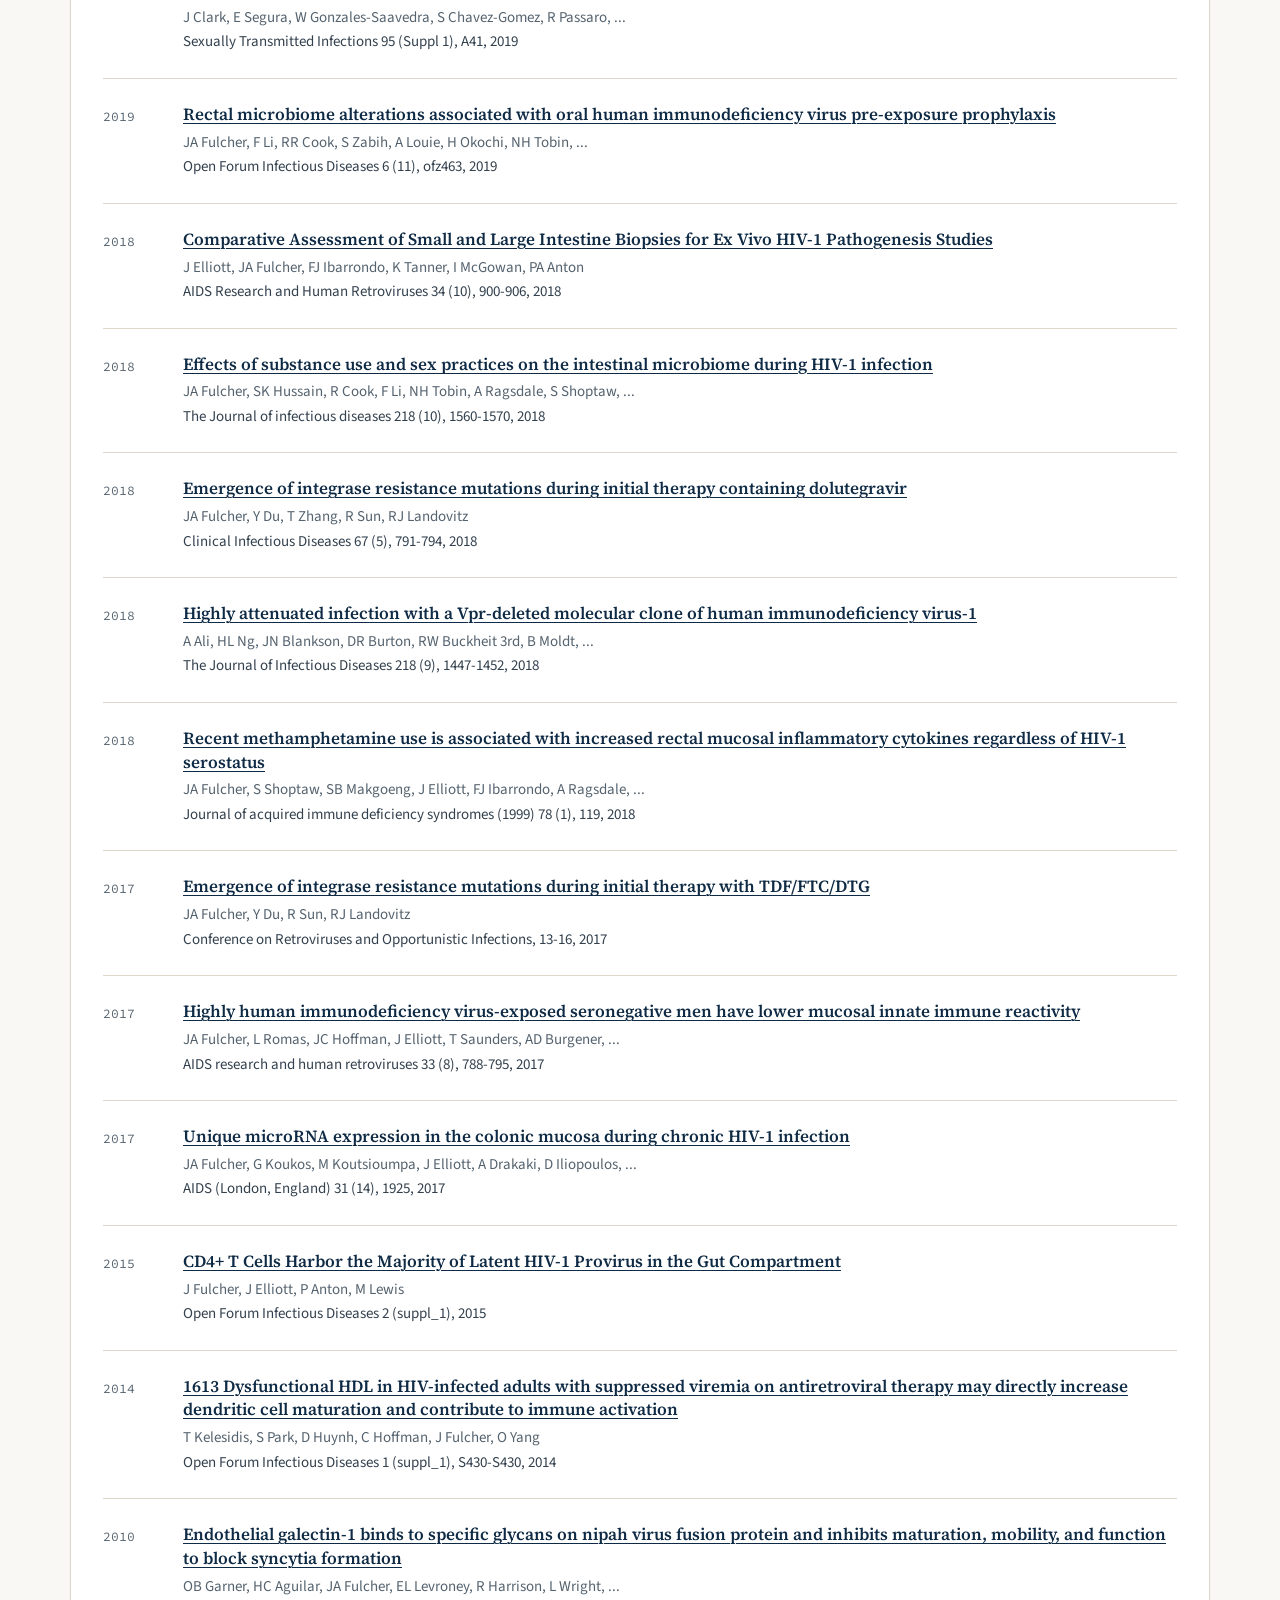
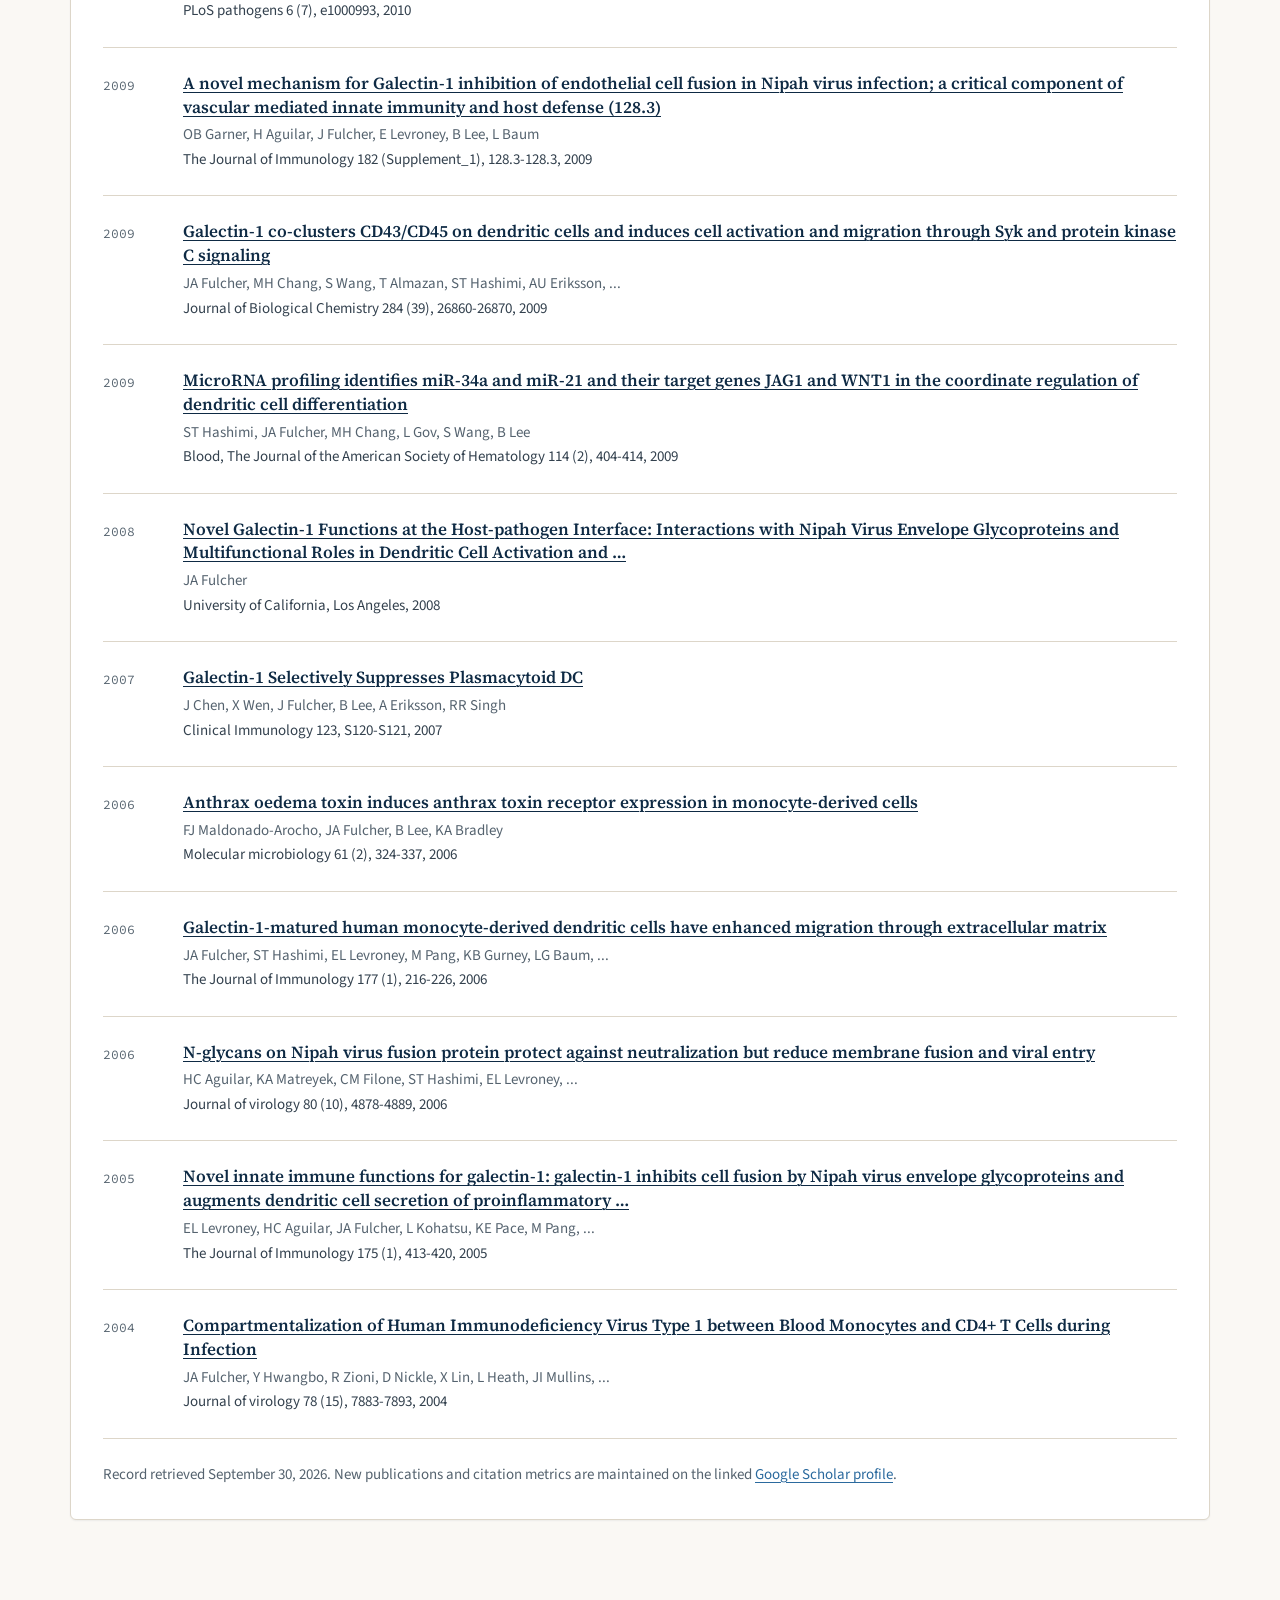
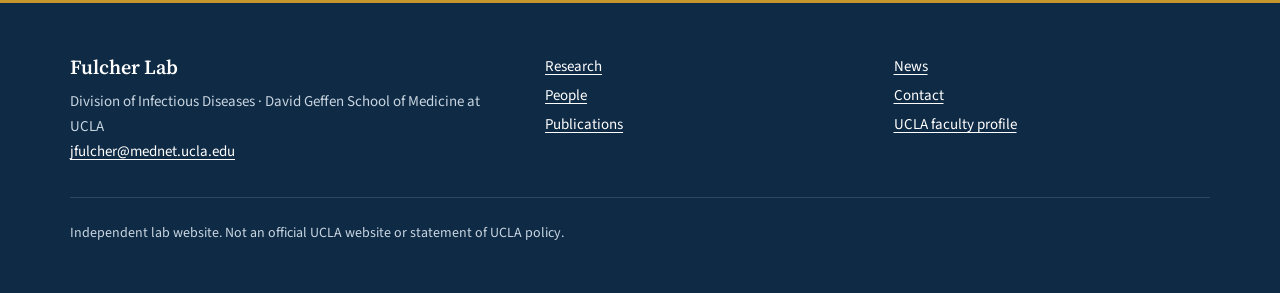
<file: publications.html>
<!doctype html>
<html lang="en">
<head>
<meta charset="utf-8">
<meta name="viewport" content="width=device-width,initial-scale=1">
<title>Publications | Fulcher Lab</title>
<meta name="description" content="Selected publications by Jennifer A. Fulcher, MD, PhD, and the Fulcher Lab at UCLA.">
<link rel="preconnect" href="https://fonts.googleapis.com"><link rel="preconnect" href="https://fonts.gstatic.com" crossorigin>
<link rel="stylesheet" href="style.css">
</head>
<body>
<a class="skip" href="#main">Skip to main content</a>
<div class="top"><div class="wrap"><span><strong>David Geffen School of Medicine at UCLA</strong> · Division of Infectious Diseases</span><span>Independent lab website</span></div></div>
<nav class="nav" aria-label="Main navigation"><div class="wrap"><a class="brand" href="index.html">Fulcher Lab<span>HIV · Mucosal immunology · Microbiome</span></a><ul class="links"><li><a href="index.html">Home</a></li><li><a href="research.html">Research</a></li><li><a href="people.html">People</a></li><li><a aria-current="page" href="publications.html">Publications</a></li><li><a href="news.html">News</a></li><li><a href="contact.html">Contact</a></li></ul></div></nav>
<header class="page-head"><div class="wrap"><p class="kicker">Publications</p><h1>Jennifer A. Fulcher, MD, PhD</h1><p>Selected work spanning HIV, mucosal immunology, microbiome science, viral pathogenesis, and clinical infectious diseases.</p></div></header>
<main id="main" class="wrap">
  <section class="split">
    <div class="card">
      <p class="label">Recent laboratory work</p>
      <ol class="pubs">
        <li><div><span class="pub-title">Comparison of oral and gut microbiome highlights role of oral bacteria in systemic inflammation in HIV</span><span class="pub-meta">Fulcher JA et al. <em>bioRxiv</em>. 2025. Preprint.</span><span class="pub-links"><a class="more" href="https://pubmed.ncbi.nlm.nih.gov/40463026/" target="_blank" rel="noopener noreferrer">PubMed record →</a><span class="mono meta">PMID 40463026</span></span></div></li>
        <li><div><span class="pub-title">Gut dysbiosis and inflammatory blood markers precede HIV with limited changes after early seroconversion</span><span class="pub-meta">Fulcher JA et al. <em>eBioMedicine</em>. 2022;84.</span></div></li>
        <li><div><span class="pub-title">Effects of substance use and sex practices on the intestinal microbiome during HIV-1 infection</span><span class="pub-meta">Fulcher JA et al. <em>Journal of Infectious Diseases</em>. 2018;218(10):1560–1570.</span></div></li>
        <li><div><span class="pub-title">Brief Report: Recent Methamphetamine Use Is Associated With Increased Rectal Mucosal Inflammatory Cytokines, Regardless of HIV-1 Serostatus</span><span class="pub-meta">Fulcher JA et al. <em>Journal of Acquired Immune Deficiency Syndromes</em>. 2018;78(1):119–123.</span><span class="pub-links"><a class="more" href="https://pubmed.ncbi.nlm.nih.gov/29419567/" target="_blank" rel="noopener noreferrer">PubMed record →</a><span class="mono meta">PMID 29419567</span></span></div></li>
        <li><div><span class="pub-title">Emergence of Integrase Resistance Mutations During Initial Therapy Containing Dolutegravir</span><span class="pub-meta">Fulcher JA et al. <em>Clinical Infectious Diseases</em>. 2018;67(5):791–794.</span><span class="pub-links"><a class="more" href="https://pubmed.ncbi.nlm.nih.gov/29933437/" target="_blank" rel="noopener noreferrer">PubMed record →</a><span class="mono meta">PMID 29933437</span></span></div></li>
      </ol>
    </div>
    <aside class="card sunken"><p class="label">Complete publication record</p><h2>Google Scholar</h2><p>Jennifer A. Fulcher’s verified UCLA Google Scholar profile is the current, comprehensive publication record.</p><p><a class="button" href="https://scholar.google.com/citations?user=tF7OuVEAAAAJ&amp;hl=en" target="_blank" rel="noopener noreferrer">View Google Scholar profile</a></p><p><a class="more" href="https://pubmed.ncbi.nlm.nih.gov/?term=Fulcher+JA%5BAuthor%5D" target="_blank" rel="noopener noreferrer">Search PubMed →</a></p><p class="meta">Citation metrics change over time and are available on the linked Scholar profile.</p></aside>
  </section>

  <section aria-labelledby="foundational-publications">
    <div class="section-head"><p class="label">Selected publications</p><h2 id="foundational-publications">Foundational immunology and viral pathogenesis</h2></div>
    <div class="card"><ol class="pubs">
      <li><div><span class="pub-title">Rapid decay of anti–SARS-CoV-2 antibodies in persons with mild Covid-19</span><span class="pub-meta">Ibarrondo FJ, Fulcher JA, Goodman-Meza D, Elliott J, Hofmann C, et al. <em>New England Journal of Medicine</em>. 2020;383(11):1085–1087.</span></div></li>
      <li><div><span class="pub-title">MicroRNA profiling identifies miR-34a and miR-21 and their target genes JAG1 and WNT1 in the coordinate regulation of dendritic cell differentiation</span><span class="pub-meta">Hashimi ST, Fulcher JA, Chang MH, Gov L, Wang S, Lee B, et al. <em>Blood</em>. 2009;114(2):404–414.</span></div></li>
      <li><div><span class="pub-title">N-glycans on Nipah virus fusion protein protect against neutralization but reduce membrane fusion and viral entry</span><span class="pub-meta">Aguilar HC, Matreyek KA, Filone CM, Hashimi ST, Levroney EL, Fulcher JA, et al. <em>Journal of Virology</em>. 2006;80(10):4878–4889.</span></div></li>
      <li><div><span class="pub-title">Novel innate immune functions for galectin-1: galectin-1 inhibits cell fusion by Nipah virus envelope glycoproteins and augments dendritic cell secretion of proinflammatory cytokines</span><span class="pub-meta">Levroney EL, Aguilar HC, Fulcher JA, Kohatsu L, Pace KE, Pang M, et al. <em>Journal of Immunology</em>. 2005;175(1):413–420.</span></div></li>
      <li><div><span class="pub-title">Galectin-1-matured human monocyte-derived dendritic cells have enhanced migration through extracellular matrix</span><span class="pub-meta">Fulcher JA, Hashimi ST, Levroney EL, Pang M, Gurney KB, Baum LG, Lee B. <em>Journal of Immunology</em>. 2006;177(1):216–226.</span></div></li>
      <li><div><span class="pub-title">Compartmentalization of Human Immunodeficiency Virus Type 1 between Blood Monocytes and CD4+ T Cells during Infection</span><span class="pub-meta">Fulcher JA, Hwangbo Y, Zioni R, Nickle D, Lin X, Heath JI, Mullins JI, et al. <em>Journal of Virology</em>. 2004;78(15):7883–7893.</span></div></li>
      <li><div><span class="pub-title">Galectin-1 co-clusters CD43/CD45 on dendritic cells and induces cell activation and migration through Syk and protein kinase C signaling</span><span class="pub-meta">Fulcher JA, Chang MH, Wang S, Almazan T, Hashimi ST, Eriksson AU, et al. <em>Journal of Biological Chemistry</em>. 2009;284(39):26860–26870.</span></div></li>
      <li><div><span class="pub-title">Endothelial galectin-1 binds to specific glycans on Nipah virus fusion protein and inhibits maturation, mobility, and function to block syncytia formation</span><span class="pub-meta">Garner OB, Aguilar HC, Fulcher JA, Levroney EL, Harrison R, Wright L, et al. <em>PLoS Pathogens</em>. 2010;6(7):e1000993.</span></div></li>
      <li><div><span class="pub-title">Anthrax oedema toxin induces anthrax toxin receptor expression in monocyte-derived cells</span><span class="pub-meta">Maldonado-Arocho FJ, Fulcher JA, Lee B, Bradley KA. <em>Molecular Microbiology</em>. 2006;61(2):324–337.</span></div></li>
    </ol></div>
  </section>

  <section aria-labelledby="clinical-publications">
    <div class="section-head"><p class="label">Selected publications</p><h2 id="clinical-publications">HIV, microbiome, and clinical research</h2></div>
    <div class="card"><ol class="pubs">
      <li><div><span class="pub-title">Primary, Recall, and Decay Kinetics of SARS-CoV-2 Vaccine Antibody Responses</span><span class="pub-meta">Ibarrondo FJ, Hofmann C, Fulcher JA, Goodman-Meza D, Mu W, et al. <em>ACS Nano</em>. 2021;15(7):11180–11191.</span></div></li>
      <li><div><span class="pub-title">A machine learning algorithm to increase COVID-19 inpatient diagnostic capacity</span><span class="pub-meta">Goodman-Meza D, Rudas A, Chiang JN, Adamson PC, Ebinger J, Sun N, et al. <em>PLoS One</em>. 2020;15(9):e0239474.</span></div></li>
      <li><div><span class="pub-title">Obesity and smoking as risk factors for invasive mechanical ventilation in COVID-19: A retrospective, observational cohort study</span><span class="pub-meta">Monteiro AC, Suri R, Emeruwa IO, Stretch RJ, Cortes-Lopez RY, et al. <em>PLoS One</em>. 2020;15(12):e0238552.</span></div></li>
      <li><div><span class="pub-title">Phenotypes of disease severity in a cohort of hospitalized COVID-19 patients: Results from the IMPACC study</span><span class="pub-meta">Ozonoff A, Schaenman J, Jayavelu ND, Milliren CE, Calfee CS, Cairns CB, et al. <em>eBioMedicine</em>. 2022;83.</span></div></li>
      <li><div><span class="pub-title">Alterations to the gastrointestinal microbiome associated with methamphetamine use among young men who have sex with men</span><span class="pub-meta">Cook RR, Fulcher JA, Tobin NH, Li F, Lee DJ, Woodward C, et al. <em>Scientific Reports</em>. 2019;9(1):14840.</span></div></li>
      <li><div><span class="pub-title">Effects of HIV viremia on the gastrointestinal microbiome of young MSM</span><span class="pub-meta">Cook RR, Fulcher JA, Tobin NH, Li F, Lee D, Javanbakht M, et al. <em>AIDS</em>. 2019;33(5):793–804.</span></div></li>
      <li><div><span class="pub-title">Clinical characteristics and outcomes of coronavirus disease 2019 patients who received compassionate-use leronlimab</span><span class="pub-meta">Yang B, Fulcher JA, Ahn J, Berro M, Goodman-Meza D, Dhody K, et al. <em>Clinical Infectious Diseases</em>. 2021;73(11):e4082–e4089.</span></div></li>
    </ol></div>
  </section>

  <section class="publications-explorer" aria-labelledby="all-publications">
    <div class="section-head">
      <p class="label">Complete record</p>
      <h2 id="all-publications">All publications</h2>
      <p>Search and sort the <span id="publication-total">76</span> works listed in Dr. Fulcher’s public Google Scholar profile. Each title opens its corresponding Scholar record.</p>
    </div>
    <div class="card">
      <div class="publication-controls" aria-label="Publication catalogue controls">
        <div class="publication-field">
          <label for="publication-search">Search publications</label>
          <input id="publication-search" type="search" placeholder="Title, author, journal, or keyword" autocomplete="off">
        </div>
        <div class="publication-field">
          <label for="publication-sort">Sort by</label>
          <select id="publication-sort">
            <option value="newest">Newest first</option>
            <option value="oldest">Oldest first</option>
            <option value="title">Title A–Z</option>
          </select>
        </div>
      </div>
      <p id="publication-count" class="meta" aria-live="polite"></p>
      <div id="publication-results" class="publication-results"></div>
      <p class="meta catalogue-note">Record retrieved September 30, 2026. New publications and citation metrics are maintained on the linked <a href="https://scholar.google.com/citations?user=tF7OuVEAAAAJ&amp;hl=en" target="_blank" rel="noopener noreferrer">Google Scholar profile</a>.</p>
    </div>
  </section>
</main>
<footer><div class="wrap"><div><strong>Fulcher Lab</strong>Division of Infectious Diseases · David Geffen School of Medicine at UCLA<br><a href="mailto:jfulcher@mednet.ucla.edu">jfulcher@mednet.ucla.edu</a></div><div><ul><li><a href="research.html">Research</a></li><li><a href="people.html">People</a></li><li><a href="publications.html">Publications</a></li></ul></div><div><ul><li><a href="news.html">News</a></li><li><a href="contact.html">Contact</a></li><li><a href="https://www.mbi.ucla.edu/archives/faculty/jennifer-fulcher" target="_blank" rel="noopener noreferrer">UCLA faculty profile</a></li></ul></div><p class="fine">Independent lab website. Not an official UCLA website or statement of UCLA policy.</p></div></footer>

<script src="assets/fulcher-publications.js"></script>
<script>
(() => {
  const publications = Array.isArray(window.FULCHER_PUBLICATIONS) ? window.FULCHER_PUBLICATIONS : [];
  const search = document.querySelector('#publication-search');
  const sort = document.querySelector('#publication-sort');
  const results = document.querySelector('#publication-results');
  const count = document.querySelector('#publication-count');
  const total = document.querySelector('#publication-total');
  if (!search || !sort || !results || !count || !total) return;
  total.textContent = publications.length;
  const render = () => {
    const query = search.value.trim().toLocaleLowerCase();
    const items = publications.filter((publication) =>
      [publication.title, publication.authors, publication.venue, publication.year]
        .join(' ').toLocaleLowerCase().includes(query)
    );
    items.sort((a, b) => {
      if (sort.value === 'oldest') return a.year - b.year || a.title.localeCompare(b.title);
      if (sort.value === 'title') return a.title.localeCompare(b.title) || b.year - a.year;
      return b.year - a.year || a.title.localeCompare(b.title);
    });
    count.textContent = `${items.length} of ${publications.length} publications shown`;
    results.replaceChildren(...items.map((publication) => {
      const row = document.createElement('article');
      row.className = 'publication-row';
      const year = document.createElement('p');
      year.className = 'publication-year';
      year.textContent = publication.year;
      const details = document.createElement('div');
      const title = document.createElement('a');
      title.className = 'publication-title';
      title.href = publication.scholarUrl;
      title.target = '_blank';
      title.rel = 'noopener noreferrer';
      title.textContent = publication.title;
      const authors = document.createElement('p');
      authors.className = 'publication-authors';
      authors.textContent = publication.authors;
      const venue = document.createElement('p');
      venue.className = 'publication-venue';
      venue.textContent = publication.venue;
      details.append(title, authors, venue);
      row.append(year, details);
      return row;
    }));
  };
  search.addEventListener('input', render);
  sort.addEventListener('change', render);
  render();
})();
</script>
</body>
</html>
</file>
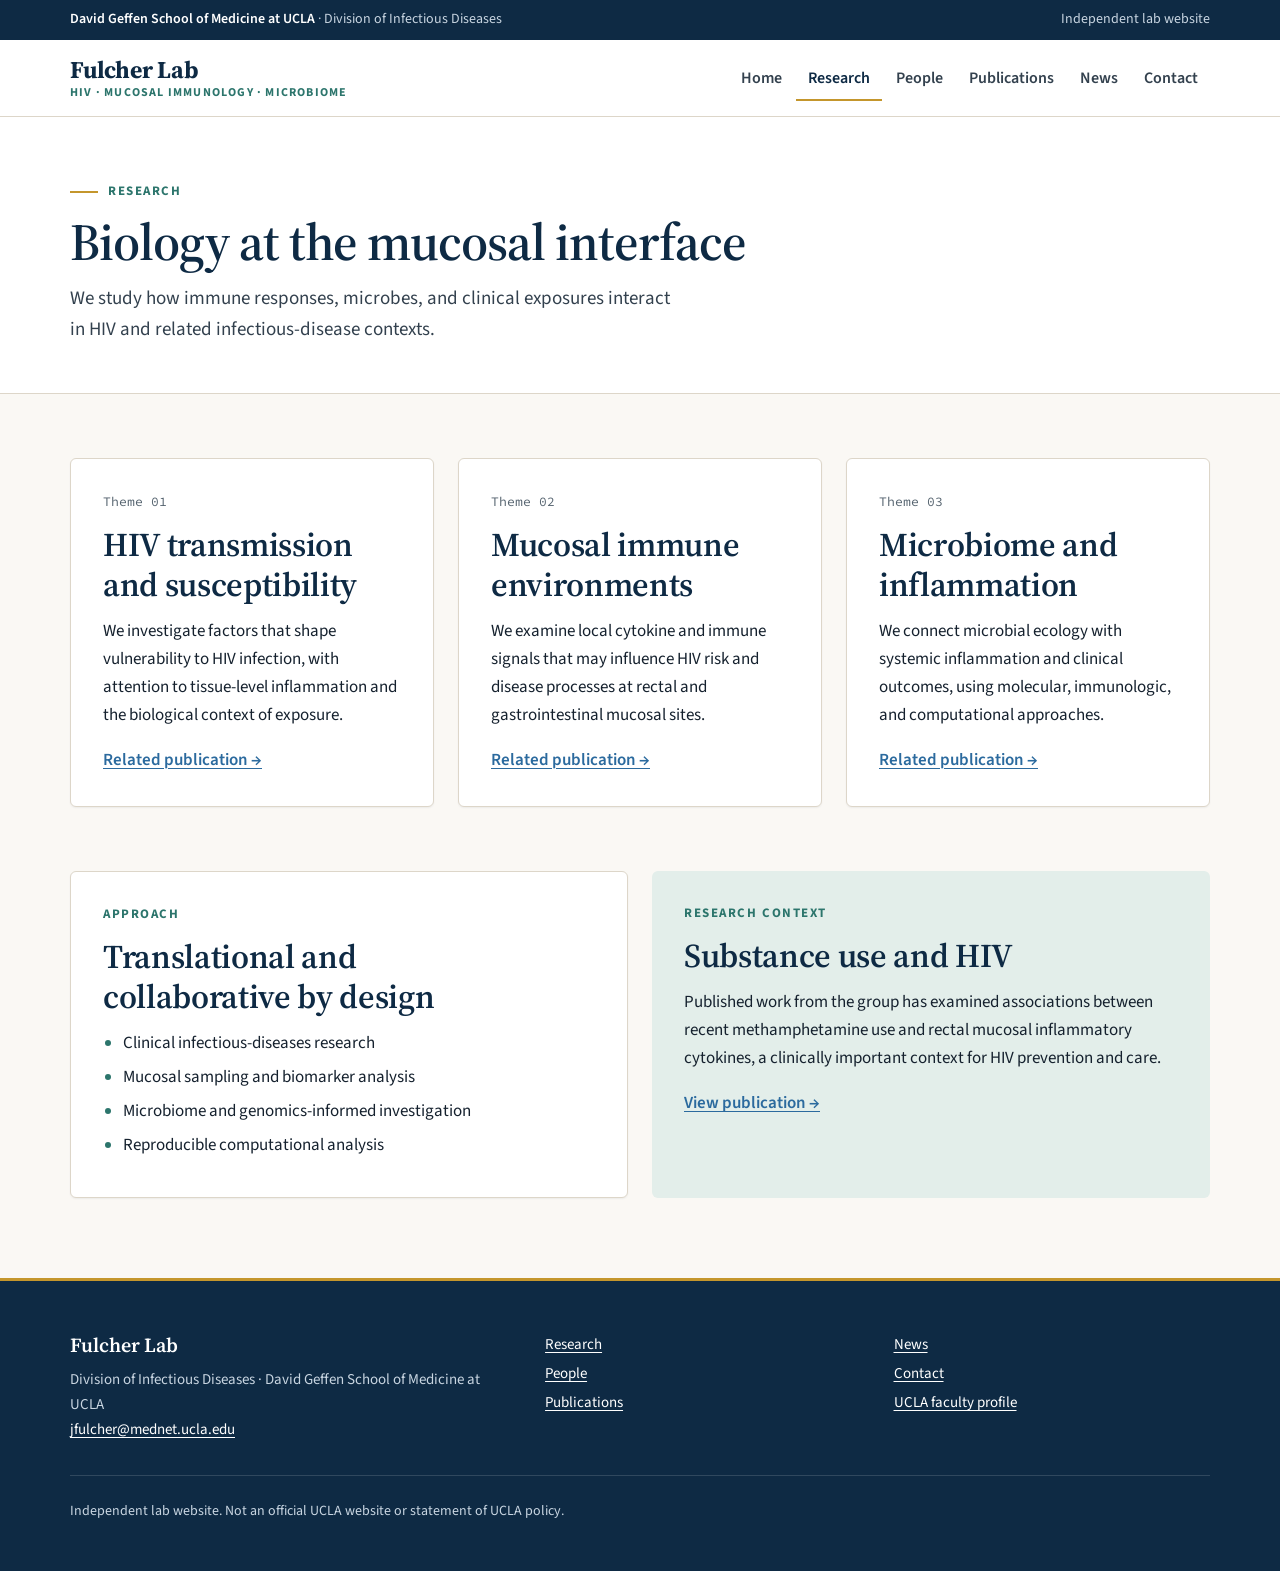
<file: research.html>
<!doctype html>
<html lang="en">
<head>
<meta charset="utf-8">
<meta name="viewport" content="width=device-width,initial-scale=1">
<title>Research | Fulcher Lab</title>
<meta name="description" content="Fulcher Lab research in HIV, mucosal immunology, microbiome–host interactions, and translational infectious diseases.">
<link rel="preconnect" href="https://fonts.googleapis.com"><link rel="preconnect" href="https://fonts.gstatic.com" crossorigin>
<link rel="stylesheet" href="style.css">
</head>
<body>
<a class="skip" href="#main">Skip to main content</a>
<div class="top"><div class="wrap"><span><strong>David Geffen School of Medicine at UCLA</strong> · Division of Infectious Diseases</span><span>Independent lab website</span></div></div>
<nav class="nav" aria-label="Main navigation"><div class="wrap"><a class="brand" href="index.html">Fulcher Lab<span>HIV · Mucosal immunology · Microbiome</span></a><ul class="links"><li><a href="index.html">Home</a></li><li><a aria-current="page" href="research.html">Research</a></li><li><a href="people.html">People</a></li><li><a href="publications.html">Publications</a></li><li><a href="news.html">News</a></li><li><a href="contact.html">Contact</a></li></ul></div></nav>
<header class="page-head"><div class="wrap"><p class="kicker">Research</p><h1>Biology at the mucosal interface</h1><p>We study how immune responses, microbes, and clinical exposures interact in HIV and related infectious-disease contexts.</p></div></header>
<main id="main" class="wrap"><section><div class="grid">
<article class="card"><span class="theme-num">Theme 01</span><h2>HIV transmission and susceptibility</h2><p>We investigate factors that shape vulnerability to HIV infection, with attention to tissue-level inflammation and the biological context of exposure.</p><p><a class="more" href="https://pubmed.ncbi.nlm.nih.gov/29419567/" target="_blank" rel="noopener noreferrer">Related publication →</a></p></article>
<article class="card"><span class="theme-num">Theme 02</span><h2>Mucosal immune environments</h2><p>We examine local cytokine and immune signals that may influence HIV risk and disease processes at rectal and gastrointestinal mucosal sites.</p><p><a class="more" href="https://pubmed.ncbi.nlm.nih.gov/29419567/" target="_blank" rel="noopener noreferrer">Related publication →</a></p></article>
<article class="card"><span class="theme-num">Theme 03</span><h2>Microbiome and inflammation</h2><p>We connect microbial ecology with systemic inflammation and clinical outcomes, using molecular, immunologic, and computational approaches.</p><p><a class="more" href="https://pubmed.ncbi.nlm.nih.gov/40463026/" target="_blank" rel="noopener noreferrer">Related publication →</a></p></article>
</div></section>
<section class="two"><div class="card"><p class="label">Approach</p><h2>Translational and collaborative by design</h2><ul class="list"><li>Clinical infectious-diseases research</li><li>Mucosal sampling and biomarker analysis</li><li>Microbiome and genomics-informed investigation</li><li>Reproducible computational analysis</li></ul></div>
<div class="feature"><p class="label">Research context</p><h2>Substance use and HIV</h2><p>Published work from the group has examined associations between recent methamphetamine use and rectal mucosal inflammatory cytokines, a clinically important context for HIV prevention and care.</p><p><a class="more" href="https://pubmed.ncbi.nlm.nih.gov/29419567/" target="_blank" rel="noopener noreferrer">View publication →</a></p></div></section></main>
<footer><div class="wrap"><div><strong>Fulcher Lab</strong>Division of Infectious Diseases · David Geffen School of Medicine at UCLA<br><a href="mailto:jfulcher@mednet.ucla.edu">jfulcher@mednet.ucla.edu</a></div><div><ul><li><a href="research.html">Research</a></li><li><a href="people.html">People</a></li><li><a href="publications.html">Publications</a></li></ul></div><div><ul><li><a href="news.html">News</a></li><li><a href="contact.html">Contact</a></li><li><a href="https://www.mbi.ucla.edu/archives/faculty/jennifer-fulcher" target="_blank" rel="noopener noreferrer">UCLA faculty profile</a></li></ul></div><p class="fine">Independent lab website. Not an official UCLA website or statement of UCLA policy.</p></div></footer>
</body>
</html>
</file>
<file: style.css>
/* Fulcher Lab — shared visual system. Static, dependency-free (webfonts optional; system fallbacks defined). */
@import url("https://fonts.googleapis.com/css2?family=Source+Serif+4:opsz,wght@8..60,400;8..60,600;8..60,700&family=Source+Sans+3:wght@400;600;700&family=Source+Code+Pro:wght@400;500&display=swap");
:root{
--navy-900:#0E2A44;--navy-800:#17395A;--navy-700:#23496D;--blue-600:#2B6A9E;--blue-200:#C7D8E8;--blue-100:#E4EDF5;
--teal-700:#235F58;--teal-600:#2C756C;--teal-200:#C4DDD7;--teal-100:#E3EEEA;
--gold-500:#C4962C;--gold-200:#EAD9AE;--gold-100:#F7EFDB;
--paper:#FFFFFF;--linen-50:#FAF8F4;--linen-100:#F3EFE7;--linen-200:#E8E2D6;--line:#DDD6C9;--line-strong:#B9B0A1;
--ink-900:#15212E;--ink-700:#33414E;--ink-500:#55636F;--ink-on-dark:#FFFFFF;--ink-on-dark-muted:#C8D5E1;
--text-body:var(--ink-900);--text-secondary:var(--ink-700);--text-muted:var(--ink-500);--text-heading:var(--navy-900);--text-eyebrow:var(--teal-600);--text-link:var(--blue-600);--text-link-hover:var(--navy-900);
--surface-page:var(--linen-50);--surface-card:var(--paper);--surface-sunken:var(--linen-100);--surface-dark:var(--navy-900);--surface-teal:var(--teal-100);--surface-blue:var(--blue-100);--surface-gold:var(--gold-100);
--border-default:var(--line);--border-strong:var(--line-strong);--accent-rule:var(--gold-500);--focus-ring:var(--gold-500);
--font-serif:"Source Serif 4","Source Serif Pro",Georgia,"Times New Roman",serif;--font-sans:"Source Sans 3","Source Sans Pro",-apple-system,BlinkMacSystemFont,"Segoe UI",system-ui,sans-serif;--font-mono:"Source Code Pro",ui-monospace,SFMono-Regular,Menlo,Consolas,monospace;
--fs-display:clamp(2.5rem,5.4vw,4.25rem);/* @kind font */--fs-h1:clamp(2.25rem,4.4vw,3.25rem);/* @kind font */--fs-h2:clamp(1.6rem,2.6vw,2.125rem);/* @kind font */--fs-h3:1.25rem;--fs-lead:1.1875rem;--fs-body:1.0625rem;--fs-small:.9375rem;--fs-eyebrow:.8125rem;--fs-meta:.8125rem;
--lh-tight:1.08;/* @kind font */--lh-heading:1.2;/* @kind font */--lh-snug:1.35;/* @kind font */--lh-body:1.65;/* @kind font */--ls-display:-.02em;--ls-eyebrow:.12em;
--space-1:4px;--space-2:8px;--space-3:12px;--space-4:16px;--space-5:24px;--space-6:32px;--space-7:48px;--space-8:64px;--space-9:80px;--space-10:96px;
--radius-sm:3px;--radius-md:6px;--radius-pill:999px;
--shadow-card:0 1px 2px rgba(14,42,68,.06);--shadow-raised:0 12px 32px rgba(14,42,68,.09);
--max:1140px;--measure:68ch;--ease:cubic-bezier(.2,0,0,1);/* @kind other */--dur:160ms/* @kind other */}
*{box-sizing:border-box}html{scroll-behavior:smooth;-webkit-text-size-adjust:100%}
body{margin:0;background:var(--surface-page);color:var(--text-body);font-family:var(--font-sans);font-size:var(--fs-body);line-height:var(--lh-body)}
img{max-width:100%;height:auto;display:block}
a{color:var(--text-link);text-decoration:underline;text-decoration-thickness:1px;text-underline-offset:3px;transition:color var(--dur) var(--ease)}a:hover{color:var(--text-link-hover);text-decoration-thickness:2px}
:focus-visible{outline:3px solid var(--focus-ring);outline-offset:3px;border-radius:2px}
h1,h2,h3,p,ul,ol,figure{margin-top:0}
h1,h2,h3{color:var(--text-heading);font-family:var(--font-serif);font-weight:600;text-wrap:balance}
h1{font-size:var(--fs-h1);line-height:var(--lh-tight);letter-spacing:var(--ls-display);margin-bottom:var(--space-4)}
h2{font-size:var(--fs-h2);line-height:var(--lh-heading);letter-spacing:-.01em;margin-bottom:var(--space-3)}
h3{font-size:var(--fs-h3);line-height:var(--lh-snug);margin-bottom:var(--space-2)}
p{text-wrap:pretty}
.wrap{width:min(var(--max),calc(100% - 48px));margin:0 auto}
.skip{position:absolute;left:12px;top:-60px;z-index:10;background:var(--paper);color:var(--navy-900);padding:10px 14px;border-radius:var(--radius-sm);font-weight:700}.skip:focus{top:12px}
.visually-hidden{position:absolute;width:1px;height:1px;overflow:hidden;clip:rect(0 0 0 0);white-space:nowrap}
/* Utility bar + nav */
.top{background:var(--surface-dark);color:var(--ink-on-dark-muted);font-size:.875rem}.top .wrap{min-height:40px;display:flex;align-items:center;justify-content:space-between;gap:var(--space-4);flex-wrap:wrap;padding:6px 0}.top strong{color:var(--ink-on-dark);font-weight:600}.top a{color:var(--ink-on-dark)}
.nav{background:var(--paper);border-bottom:1px solid var(--border-default)}.nav .wrap{min-height:76px;display:flex;align-items:center;justify-content:space-between;gap:var(--space-5);flex-wrap:wrap;padding:12px 0}
.brand{display:flex;flex-direction:column;color:var(--navy-900);font-family:var(--font-serif);font-size:1.5rem;font-weight:700;line-height:1.1;letter-spacing:-.01em;text-decoration:none}.brand:hover{color:var(--navy-900);text-decoration:none}.brand span{margin-top:3px;color:var(--text-eyebrow);font-family:var(--font-sans);font-size:.75rem;font-weight:700;letter-spacing:.1em;text-transform:uppercase}
.links{display:flex;flex-wrap:wrap;gap:2px;margin:0;padding:0;list-style:none}.links a{display:block;padding:10px 12px;border-radius:var(--radius-sm);color:var(--ink-700);font-size:1rem;font-weight:600;text-decoration:none}.links a:hover{background:var(--surface-sunken);color:var(--navy-900)}.links a[aria-current="page"]{color:var(--navy-900);box-shadow:inset 0 -2px 0 var(--accent-rule);border-radius:0}
/* Eyebrows + text */
.kicker,.label{display:flex;align-items:center;gap:10px;margin:0 0 var(--space-3);color:var(--text-eyebrow);font-size:var(--fs-eyebrow);font-weight:700;letter-spacing:var(--ls-eyebrow);text-transform:uppercase}
.kicker:before{content:"";width:28px;height:2px;background:var(--accent-rule)}
.lede{max-width:var(--measure);color:var(--text-secondary);font-size:var(--fs-lead);line-height:1.6}
.intro{max-width:62ch;color:var(--text-secondary);font-size:var(--fs-lead);line-height:1.6}
.meta{color:var(--text-muted);font-size:var(--fs-small)}
.mono{font-family:var(--font-mono);font-size:var(--fs-meta);letter-spacing:0}
.more{font-weight:600}
/* Buttons */
.buttons{display:flex;flex-wrap:wrap;gap:var(--space-3);margin-top:var(--space-6)}
.button{display:inline-flex;align-items:center;justify-content:center;gap:8px;min-height:46px;border:1px solid var(--navy-900);border-radius:var(--radius-sm);background:var(--navy-900);padding:10px 18px;color:#fff;font-family:var(--font-sans);font-size:1rem;font-weight:600;line-height:1.2;text-decoration:none;cursor:pointer;transition:background var(--dur) var(--ease),border-color var(--dur) var(--ease),color var(--dur) var(--ease)}
.button:hover{background:var(--blue-600);border-color:var(--blue-600);color:#fff;text-decoration:none}.button:active{transform:translateY(1px)}
.button.secondary{background:transparent;border-color:var(--border-strong);color:var(--navy-900)}.button.secondary:hover{background:var(--paper);border-color:var(--navy-900);color:var(--navy-900)}
.button.on-dark{background:#fff;border-color:#fff;color:var(--navy-900)}.button.on-dark:hover{background:var(--gold-100);border-color:var(--gold-100)}
.button.small{min-height:38px;padding:7px 13px;font-size:.9375rem}
.button[aria-disabled="true"],.button:disabled{opacity:.45;pointer-events:none}
/* Tags */
.tags{display:flex;flex-wrap:wrap;gap:6px;margin:0 0 var(--space-3);padding:0;list-style:none}
.tag{display:inline-flex;align-items:center;border:1px solid var(--teal-200);border-radius:var(--radius-pill);background:var(--surface-teal);padding:3px 10px;color:var(--teal-700);font-size:.8125rem;font-weight:600;line-height:1.4}
.tag.blue{border-color:var(--blue-200);background:var(--surface-blue);color:var(--navy-800)}.tag.gold{border-color:var(--gold-200);background:var(--surface-gold);color:#6B4F10}.tag.neutral{border-color:var(--border-default);background:var(--paper);color:var(--ink-700)}
/* Layout */
main{padding:var(--space-8) 0 var(--space-9)}section{margin-bottom:var(--space-8)}section:last-child{margin-bottom:0}
.section-head{max-width:var(--measure);margin-bottom:var(--space-6)}
.grid{display:grid;grid-template-columns:repeat(3,minmax(0,1fr));gap:var(--space-5)}.two{display:grid;grid-template-columns:repeat(2,minmax(0,1fr));gap:var(--space-5)}.split{display:grid;grid-template-columns:minmax(0,1.5fr) minmax(0,1fr);gap:var(--space-5);align-items:start}
/* Cards */
.card{border:1px solid var(--border-default);border-radius:var(--radius-md);background:var(--surface-card);box-shadow:var(--shadow-card);padding:var(--space-6)}.card>:last-child{margin-bottom:0}
.card.sunken{background:var(--surface-sunken);box-shadow:none}
.feature{border-radius:var(--radius-md);background:var(--surface-teal);padding:var(--space-6) var(--space-6);position:relative}.feature>:last-child{margin-bottom:0}
.feature.dark{background:var(--surface-dark);color:var(--ink-on-dark-muted)}.feature.dark h2,.feature.dark h3{color:#fff}.feature.dark .label{color:var(--gold-200)}.feature.dark a{color:#fff}
.theme-num{display:block;margin-bottom:var(--space-3);color:var(--text-muted);font-family:var(--font-mono);font-size:var(--fs-meta)}
.list{margin:0;padding-left:20px}.list li{margin:6px 0}.list li::marker{color:var(--teal-600)}
/* Publications */
.pubs{margin:0;padding:0;list-style:none;counter-reset:pub}.pubs li{display:grid;grid-template-columns:auto minmax(0,1fr);gap:var(--space-4);padding:var(--space-5) 0;border-bottom:1px solid var(--border-default)}.pubs li:first-child{padding-top:0}.pubs li:last-child{border-bottom:0;padding-bottom:0}
.pubs li:before{counter-increment:pub;content:counter(pub,decimal-leading-zero);color:var(--text-muted);font-family:var(--font-mono);font-size:var(--fs-meta);padding-top:4px}
.pub-title{display:block;margin-bottom:6px;color:var(--navy-900);font-family:var(--font-serif);font-size:1.125rem;font-weight:600;line-height:1.4}
.pub-meta{display:block;margin-bottom:8px;color:var(--text-muted);font-size:var(--fs-small)}.pub-meta em{font-style:italic;color:var(--ink-700)}
.pub-links{display:flex;flex-wrap:wrap;gap:var(--space-4);align-items:center;font-size:var(--fs-small)}
.publications-explorer .section-head{margin-bottom:var(--space-5)}.publication-controls{display:grid;grid-template-columns:minmax(0,1fr) minmax(180px,.35fr);gap:var(--space-4);align-items:end;margin-bottom:var(--space-4)}.publication-field label{display:block;margin-bottom:6px;color:var(--ink-700);font-size:var(--fs-small);font-weight:700}.publication-field input,.publication-field select{width:100%;min-height:44px;border:1px solid var(--border-strong);border-radius:var(--radius-sm);background:var(--surface-page);padding:9px 12px;color:var(--ink-900);font:inherit}.publication-field input::placeholder{color:var(--text-muted)}.publication-field input:focus,.publication-field select:focus{outline:3px solid var(--focus-ring);outline-offset:2px;border-color:var(--teal-600)}.publication-results{border-top:1px solid var(--border-default)}.publication-row{display:grid;grid-template-columns:64px minmax(0,1fr);gap:var(--space-4);padding:var(--space-5) 0;border-bottom:1px solid var(--border-default)}.publication-year{margin:3px 0 0;color:var(--text-muted);font-family:var(--font-mono);font-size:var(--fs-meta)}.publication-title{display:block;margin-bottom:5px;color:var(--navy-900);font-family:var(--font-serif);font-size:1.0625rem;font-weight:600;line-height:1.4}.publication-authors,.publication-venue{margin:0;color:var(--text-muted);font-size:var(--fs-small);line-height:1.5}.publication-venue{margin-top:2px;color:var(--ink-700)}.catalogue-note{margin-top:var(--space-5)}
/* People */
.people{display:grid;grid-template-columns:repeat(3,minmax(0,1fr));gap:var(--space-5)}
.person{display:flex;flex-direction:column}.person.lead{grid-column:1/-1;display:grid;grid-template-columns:200px minmax(0,1fr);gap:var(--space-6);align-items:start}
.portrait{margin:0;width:100%;aspect-ratio:1;overflow:hidden;border-radius:var(--radius-md);background:var(--surface-sunken)}.portrait img{width:100%;height:100%;object-fit:cover}
.avatar{display:flex;align-items:center;justify-content:center;width:64px;height:64px;margin-bottom:var(--space-4);border-radius:50%;background:var(--surface-blue);color:var(--navy-800);font-family:var(--font-serif);font-size:1.375rem;font-weight:600;letter-spacing:.02em}
.role{margin:0 0 var(--space-3);color:var(--teal-700);font-size:var(--fs-small);font-weight:600;line-height:1.45}
.person h2,.person h3{margin-bottom:6px}
/* Page head */
.page-head{padding:var(--space-8) 0 var(--space-7);background:var(--paper);border-bottom:1px solid var(--border-default)}.page-head h1{margin-bottom:var(--space-3)}.page-head p:last-child{max-width:var(--measure);margin-bottom:0;color:var(--text-secondary);font-size:var(--fs-lead)}
/* News */
.news-list{margin:0;padding:0;list-style:none;border-top:1px solid var(--border-default)}.news-item{display:grid;grid-template-columns:180px minmax(0,1fr);gap:var(--space-6);padding:var(--space-6) 0;border-bottom:1px solid var(--border-default)}.news-item h2,.news-item h3{font-size:1.375rem;margin-bottom:var(--space-2)}.news-item p:last-child{margin-bottom:0}
.news-date{display:block;color:var(--text-muted);font-family:var(--font-mono);font-size:var(--fs-meta);line-height:1.6}.news-date strong{display:block;color:var(--teal-700);font-family:var(--font-sans);font-size:var(--fs-eyebrow);font-weight:700;letter-spacing:var(--ls-eyebrow);text-transform:uppercase}
.empty{border:1px dashed var(--border-strong);border-radius:var(--radius-md);background:transparent;padding:var(--space-5);color:var(--text-secondary)}.empty strong{color:var(--navy-900)}
/* Contact */
.contact-list{margin:0;padding:0;list-style:none}.contact-list li{padding:var(--space-4) 0;border-bottom:1px solid var(--border-default)}.contact-list li:first-child{padding-top:0}.contact-list li:last-child{border-bottom:0;padding-bottom:0}.contact-list .label{margin-bottom:4px}
/* Home — shared */
.hero{background:var(--paper);border-bottom:1px solid var(--border-default);padding:var(--space-9) 0 var(--space-8)}.hero h1{font-size:var(--fs-display);max-width:16ch}
.hero-grid{display:grid;grid-template-columns:minmax(0,1.6fr) minmax(0,1fr);gap:var(--space-8);align-items:end}
.director{display:grid;grid-template-columns:88px minmax(0,1fr);gap:var(--space-4);align-items:center;padding:var(--space-5);border:1px solid var(--border-default);border-radius:var(--radius-md);background:var(--surface-page)}.director .portrait{border-radius:var(--radius-sm)}.director p{margin:0}.director .name{color:var(--navy-900);font-family:var(--font-serif);font-weight:600;font-size:1.0625rem;line-height:1.3}.director .meta{font-size:.875rem;line-height:1.45;margin-top:2px}
.steps{display:grid;grid-template-columns:repeat(4,minmax(0,1fr));margin:0;padding:0;list-style:none;border-top:1px solid var(--border-default);counter-reset:step}.steps li{padding:var(--space-5) var(--space-5) 0 0;color:var(--navy-900);font-weight:600;line-height:1.4}.steps li:before{counter-increment:step;content:counter(step,decimal-leading-zero);display:block;margin-bottom:var(--space-2);color:var(--teal-600);font-family:var(--font-mono);font-size:var(--fs-meta);font-weight:400}
.band{background:var(--surface-sunken);border-bottom:1px solid var(--border-default);padding:var(--space-6) 0}
/* Footer */
footer{background:var(--surface-dark);color:var(--ink-on-dark-muted);padding:var(--space-7) 0;font-size:var(--fs-small);border-top:3px solid var(--accent-rule)}footer .wrap{display:grid;grid-template-columns:minmax(0,1.4fr) minmax(0,1fr) minmax(0,1fr);gap:var(--space-6)}footer strong{display:block;margin-bottom:6px;color:#fff;font-family:var(--font-serif);font-size:1.25rem;font-weight:600}footer a{color:#fff}footer ul{margin:0;padding:0;list-style:none}footer li{margin:4px 0}footer .fine{grid-column:1/-1;margin:0;padding-top:var(--space-5);border-top:1px solid rgba(255,255,255,.14);font-size:.875rem}
@media(max-width:900px){.grid,.two,.split,.people,.hero-grid{grid-template-columns:1fr}.person.lead{grid-template-columns:140px minmax(0,1fr)}.steps{grid-template-columns:repeat(2,minmax(0,1fr))}.hero{padding:var(--space-8) 0 var(--space-7)}footer .wrap{grid-template-columns:1fr 1fr}footer .wrap>div:first-child{grid-column:1/-1}}
@media(max-width:600px){.wrap{width:min(var(--max),calc(100% - 32px))}.nav .wrap{flex-direction:column;align-items:flex-start;gap:6px}.links{margin-left:-12px}.links a{padding:10px}.card,.feature{padding:var(--space-5)}.person.lead{grid-template-columns:1fr}.person.lead .portrait{max-width:180px}.news-item{grid-template-columns:1fr;gap:var(--space-2)}.steps{grid-template-columns:1fr}.publication-controls{grid-template-columns:1fr}.publication-row{grid-template-columns:48px minmax(0,1fr);gap:var(--space-3)}footer .wrap{grid-template-columns:1fr}main{padding:var(--space-7) 0}}
@media(prefers-reduced-motion:reduce){html{scroll-behavior:auto}*{transition:none!important}}
@media print{.top,.nav .links,.buttons{display:none}body,.hero,.page-head,.feature,.band{background:#fff!important}footer{background:#fff;color:#000;border-top:1px solid #000}footer a,footer strong{color:#000}.card{box-shadow:none}a{color:#000}a[href^="http"]:after{content:" (" attr(href) ")";font-size:.8em;word-break:break-all}}
</file>
